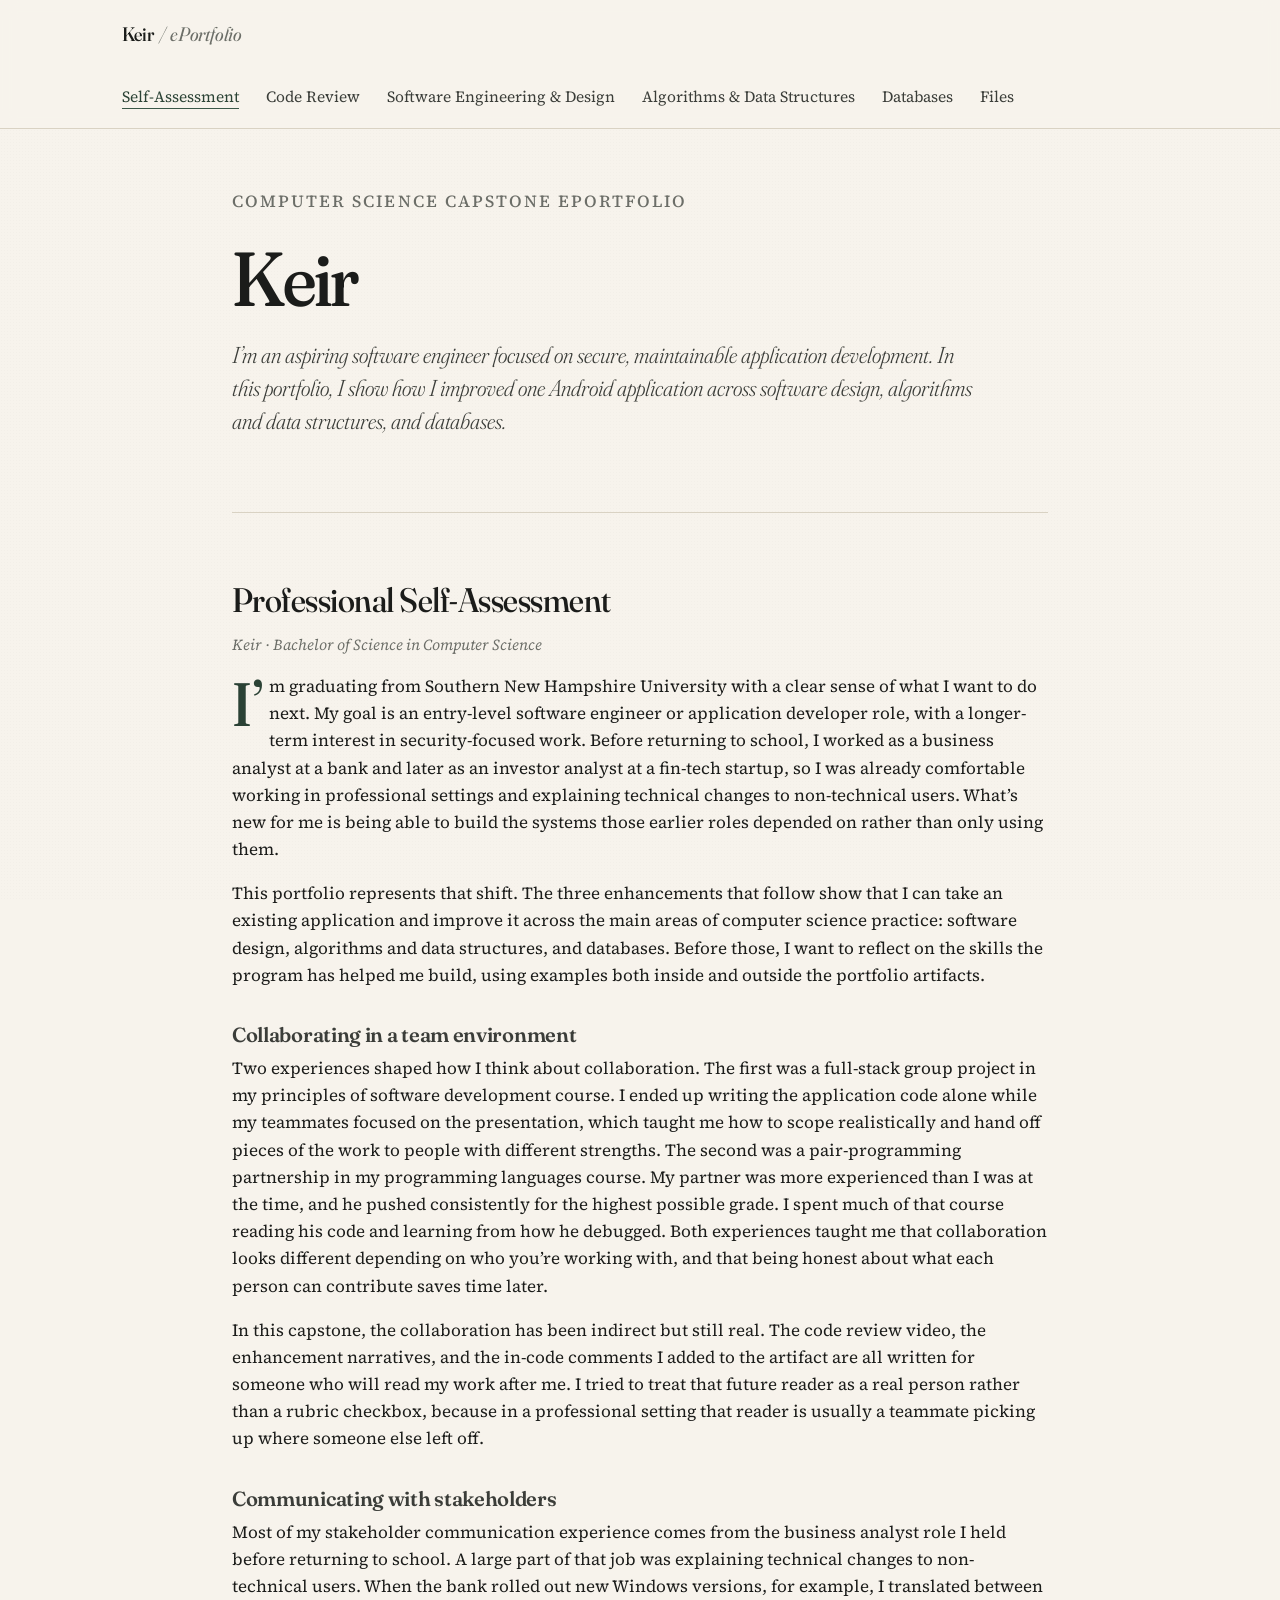
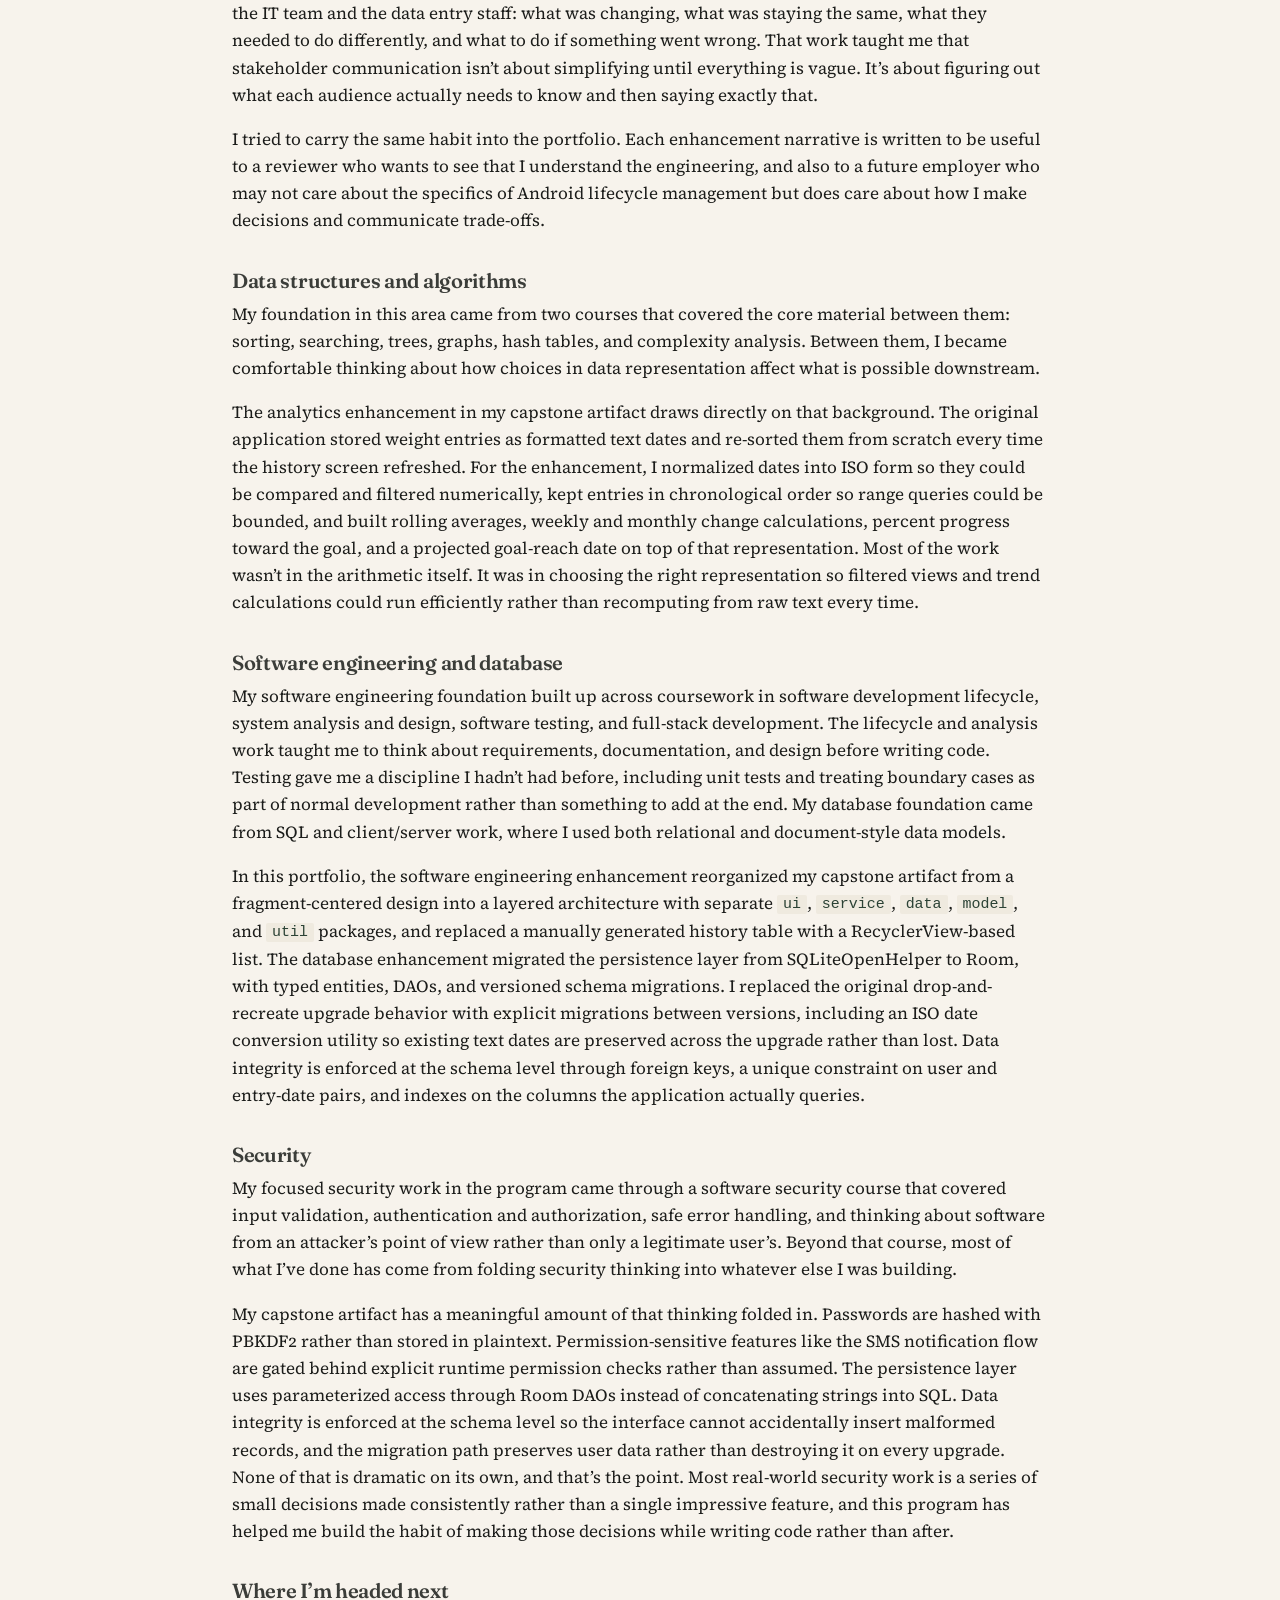
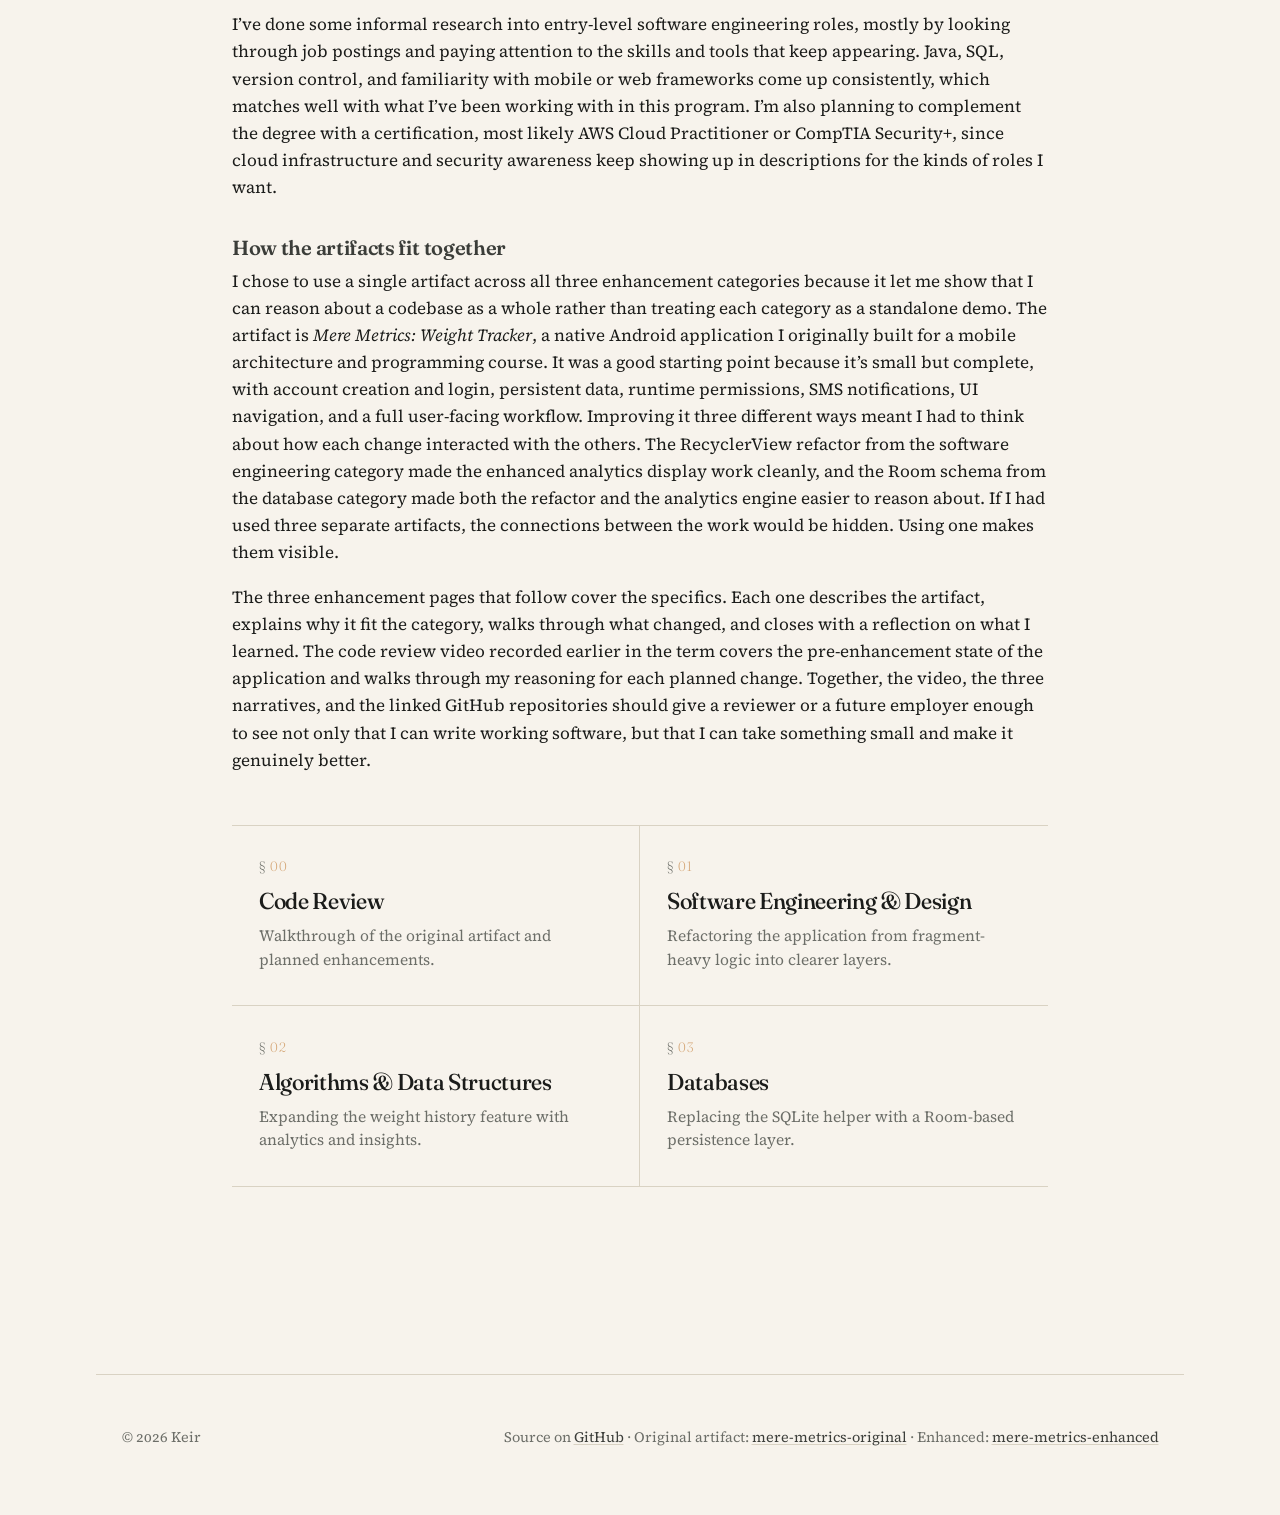
<file: index.html>
<!DOCTYPE html>
<html lang="en">
<head>
  <meta charset="UTF-8">
  <meta name="viewport" content="width=device-width, initial-scale=1.0">
  <title>Keir | Computer Science ePortfolio</title>
  <meta name="description" content="Computer science capstone ePortfolio: software engineering, algorithms and data structures, and databases. Focus on secure, maintainable application development.">
  <link rel="stylesheet" href="assets/style.css">
  <link rel="icon" href="data:image/svg+xml,%3Csvg xmlns='http://www.w3.org/2000/svg' viewBox='0 0 100 100'%3E%3Ctext y='.9em' font-size='90' font-family='Georgia, serif'%3EK%3C/text%3E%3C/svg%3E">
</head>
<body>

<nav class="site-nav" aria-label="Primary">
  <div class="site-nav__inner">
    <a href="./" class="site-nav__brand">Keir <span>&nbsp;/ ePortfolio</span></a>
    <ul class="site-nav__links">
      <li><a href="./" aria-current="page">Self-Assessment</a></li>
      <li><a href="code-review.html">Code Review</a></li>
      <li><a href="software-engineering.html">Software Engineering &amp; Design</a></li>
      <li><a href="algorithms.html">Algorithms &amp; Data Structures</a></li>
      <li><a href="databases.html">Databases</a></li>
      <li><a href="files.html">Files</a></li>
    </ul>
  </div>
</nav>

<main>

  <header class="home-intro">
    <p class="home-intro__subtitle">Computer Science Capstone ePortfolio</p>
    <h1 class="home-intro__name">Keir</h1>
    <p class="page-header__lede">I&rsquo;m an aspiring software engineer focused on secure, maintainable application development. In this portfolio, I show how I improved one Android application across software design, algorithms and data structures, and databases.</p>
  </header>

  <article class="prose">

    <h2>Professional Self-Assessment</h2>

    <p class="muted small"><em>Keir &middot; Bachelor of Science in Computer Science</em></p>

    <p class="dropcap">I&rsquo;m graduating from Southern New Hampshire University with a clear sense of what I want to do next. My goal is an entry-level software engineer or application developer role, with a longer-term interest in security-focused work. Before returning to school, I worked as a business analyst at a bank and later as an investor analyst at a fin-tech startup, so I was already comfortable working in professional settings and explaining technical changes to non-technical users. What&rsquo;s new for me is being able to build the systems those earlier roles depended on rather than only using them.</p>

    <p>This portfolio represents that shift. The three enhancements that follow show that I can take an existing application and improve it across the main areas of computer science practice: software design, algorithms and data structures, and databases. Before those, I want to reflect on the skills the program has helped me build, using examples both inside and outside the portfolio artifacts.</p>

    <h3>Collaborating in a team environment</h3>

    <p>Two experiences shaped how I think about collaboration. The first was a full-stack group project in my principles of software development course. I ended up writing the application code alone while my teammates focused on the presentation, which taught me how to scope realistically and hand off pieces of the work to people with different strengths. The second was a pair-programming partnership in my programming languages course. My partner was more experienced than I was at the time, and he pushed consistently for the highest possible grade. I spent much of that course reading his code and learning from how he debugged. Both experiences taught me that collaboration looks different depending on who you&rsquo;re working with, and that being honest about what each person can contribute saves time later.</p>

    <p>In this capstone, the collaboration has been indirect but still real. The code review video, the enhancement narratives, and the in-code comments I added to the artifact are all written for someone who will read my work after me. I tried to treat that future reader as a real person rather than a rubric checkbox, because in a professional setting that reader is usually a teammate picking up where someone else left off.</p>

    <h3>Communicating with stakeholders</h3>

    <p>Most of my stakeholder communication experience comes from the business analyst role I held before returning to school. A large part of that job was explaining technical changes to non-technical users. When the bank rolled out new Windows versions, for example, I translated between the IT team and the data entry staff: what was changing, what was staying the same, what they needed to do differently, and what to do if something went wrong. That work taught me that stakeholder communication isn&rsquo;t about simplifying until everything is vague. It&rsquo;s about figuring out what each audience actually needs to know and then saying exactly that.</p>

    <p>I tried to carry the same habit into the portfolio. Each enhancement narrative is written to be useful to a reviewer who wants to see that I understand the engineering, and also to a future employer who may not care about the specifics of Android lifecycle management but does care about how I make decisions and communicate trade-offs.</p>

    <h3>Data structures and algorithms</h3>

    <p>My foundation in this area came from two courses that covered the core material between them: sorting, searching, trees, graphs, hash tables, and complexity analysis. Between them, I became comfortable thinking about how choices in data representation affect what is possible downstream.</p>

    <p>The analytics enhancement in my capstone artifact draws directly on that background. The original application stored weight entries as formatted text dates and re-sorted them from scratch every time the history screen refreshed. For the enhancement, I normalized dates into ISO form so they could be compared and filtered numerically, kept entries in chronological order so range queries could be bounded, and built rolling averages, weekly and monthly change calculations, percent progress toward the goal, and a projected goal-reach date on top of that representation. Most of the work wasn&rsquo;t in the arithmetic itself. It was in choosing the right representation so filtered views and trend calculations could run efficiently rather than recomputing from raw text every time.</p>

    <h3>Software engineering and database</h3>

    <p>My software engineering foundation built up across coursework in software development lifecycle, system analysis and design, software testing, and full-stack development. The lifecycle and analysis work taught me to think about requirements, documentation, and design before writing code. Testing gave me a discipline I hadn&rsquo;t had before, including unit tests and treating boundary cases as part of normal development rather than something to add at the end. My database foundation came from SQL and client/server work, where I used both relational and document-style data models.</p>

    <p>In this portfolio, the software engineering enhancement reorganized my capstone artifact from a fragment-centered design into a layered architecture with separate <code>ui</code>, <code>service</code>, <code>data</code>, <code>model</code>, and <code>util</code> packages, and replaced a manually generated history table with a RecyclerView-based list. The database enhancement migrated the persistence layer from SQLiteOpenHelper to Room, with typed entities, DAOs, and versioned schema migrations. I replaced the original drop-and-recreate upgrade behavior with explicit migrations between versions, including an ISO date conversion utility so existing text dates are preserved across the upgrade rather than lost. Data integrity is enforced at the schema level through foreign keys, a unique constraint on user and entry-date pairs, and indexes on the columns the application actually queries.</p>

    <h3>Security</h3>

    <p>My focused security work in the program came through a software security course that covered input validation, authentication and authorization, safe error handling, and thinking about software from an attacker&rsquo;s point of view rather than only a legitimate user&rsquo;s. Beyond that course, most of what I&rsquo;ve done has come from folding security thinking into whatever else I was building.</p>

    <p>My capstone artifact has a meaningful amount of that thinking folded in. Passwords are hashed with PBKDF2 rather than stored in plaintext. Permission-sensitive features like the SMS notification flow are gated behind explicit runtime permission checks rather than assumed. The persistence layer uses parameterized access through Room DAOs instead of concatenating strings into SQL. Data integrity is enforced at the schema level so the interface cannot accidentally insert malformed records, and the migration path preserves user data rather than destroying it on every upgrade. None of that is dramatic on its own, and that&rsquo;s the point. Most real-world security work is a series of small decisions made consistently rather than a single impressive feature, and this program has helped me build the habit of making those decisions while writing code rather than after.</p>

    <h3>Where I&rsquo;m headed next</h3>

    <p>I&rsquo;ve done some informal research into entry-level software engineering roles, mostly by looking through job postings and paying attention to the skills and tools that keep appearing. Java, SQL, version control, and familiarity with mobile or web frameworks come up consistently, which matches well with what I&rsquo;ve been working with in this program. I&rsquo;m also planning to complement the degree with a certification, most likely AWS Cloud Practitioner or CompTIA Security+, since cloud infrastructure and security awareness keep showing up in descriptions for the kinds of roles I want.</p>

    <h3>How the artifacts fit together</h3>

    <p>I chose to use a single artifact across all three enhancement categories because it let me show that I can reason about a codebase as a whole rather than treating each category as a standalone demo. The artifact is <em>Mere Metrics: Weight Tracker</em>, a native Android application I originally built for a mobile architecture and programming course. It was a good starting point because it&rsquo;s small but complete, with account creation and login, persistent data, runtime permissions, SMS notifications, UI navigation, and a full user-facing workflow. Improving it three different ways meant I had to think about how each change interacted with the others. The RecyclerView refactor from the software engineering category made the enhanced analytics display work cleanly, and the Room schema from the database category made both the refactor and the analytics engine easier to reason about. If I had used three separate artifacts, the connections between the work would be hidden. Using one makes them visible.</p>

    <p>The three enhancement pages that follow cover the specifics. Each one describes the artifact, explains why it fit the category, walks through what changed, and closes with a reflection on what I learned. The code review video recorded earlier in the term covers the pre-enhancement state of the application and walks through my reasoning for each planned change. Together, the video, the three narratives, and the linked GitHub repositories should give a reviewer or a future employer enough to see not only that I can write working software, but that I can take something small and make it genuinely better.</p>

  </article>

  <!-- Section index -->
  <nav class="contents" aria-label="Portfolio contents">
    <a href="code-review.html" class="contents__item">
      <span class="contents__item-num">00</span>
      <span class="contents__item-title">Code Review</span>
      <span class="contents__item-desc">Walkthrough of the original artifact and planned enhancements.</span>
    </a>
    <a href="software-engineering.html" class="contents__item">
      <span class="contents__item-num">01</span>
      <span class="contents__item-title">Software Engineering &amp; Design</span>
      <span class="contents__item-desc">Refactoring the application from fragment-heavy logic into clearer layers.</span>
    </a>
    <a href="algorithms.html" class="contents__item">
      <span class="contents__item-num">02</span>
      <span class="contents__item-title">Algorithms &amp; Data Structures</span>
      <span class="contents__item-desc">Expanding the weight history feature with analytics and insights.</span>
    </a>
    <a href="databases.html" class="contents__item">
      <span class="contents__item-num">03</span>
      <span class="contents__item-title">Databases</span>
      <span class="contents__item-desc">Replacing the SQLite helper with a Room-based persistence layer.</span>
    </a>
  </nav>

</main>

<footer class="site-footer">
  <div>&copy; 2026 Keir</div>
  <div>
    Source on <a href="https://github.com/kcsnu/kcsnu.github.io">GitHub</a>
    &middot; Original artifact: <a href="https://github.com/kcsnu/mere-metrics-original">mere-metrics-original</a>
    &middot; Enhanced: <a href="https://github.com/kcsnu/mere-metrics-enhanced">mere-metrics-enhanced</a>
  </div>
</footer>

</body>
</html>
</file>
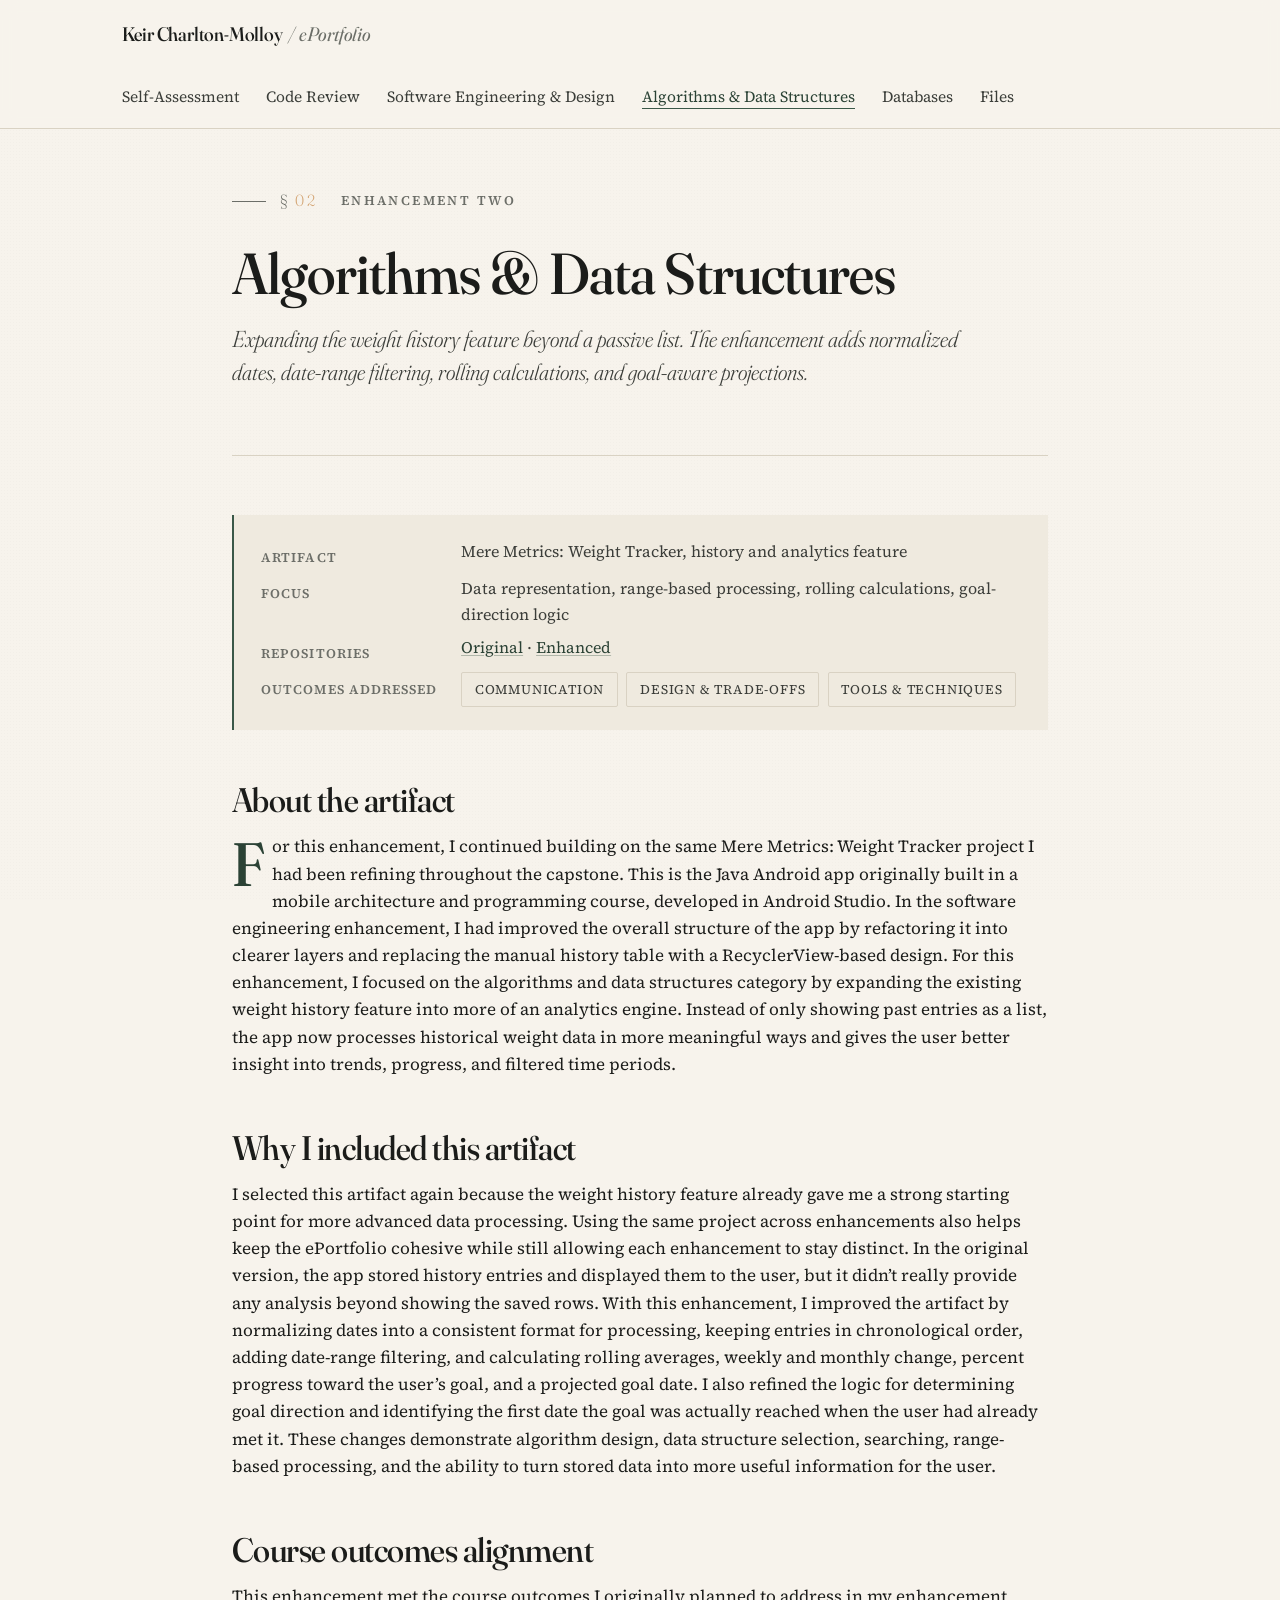
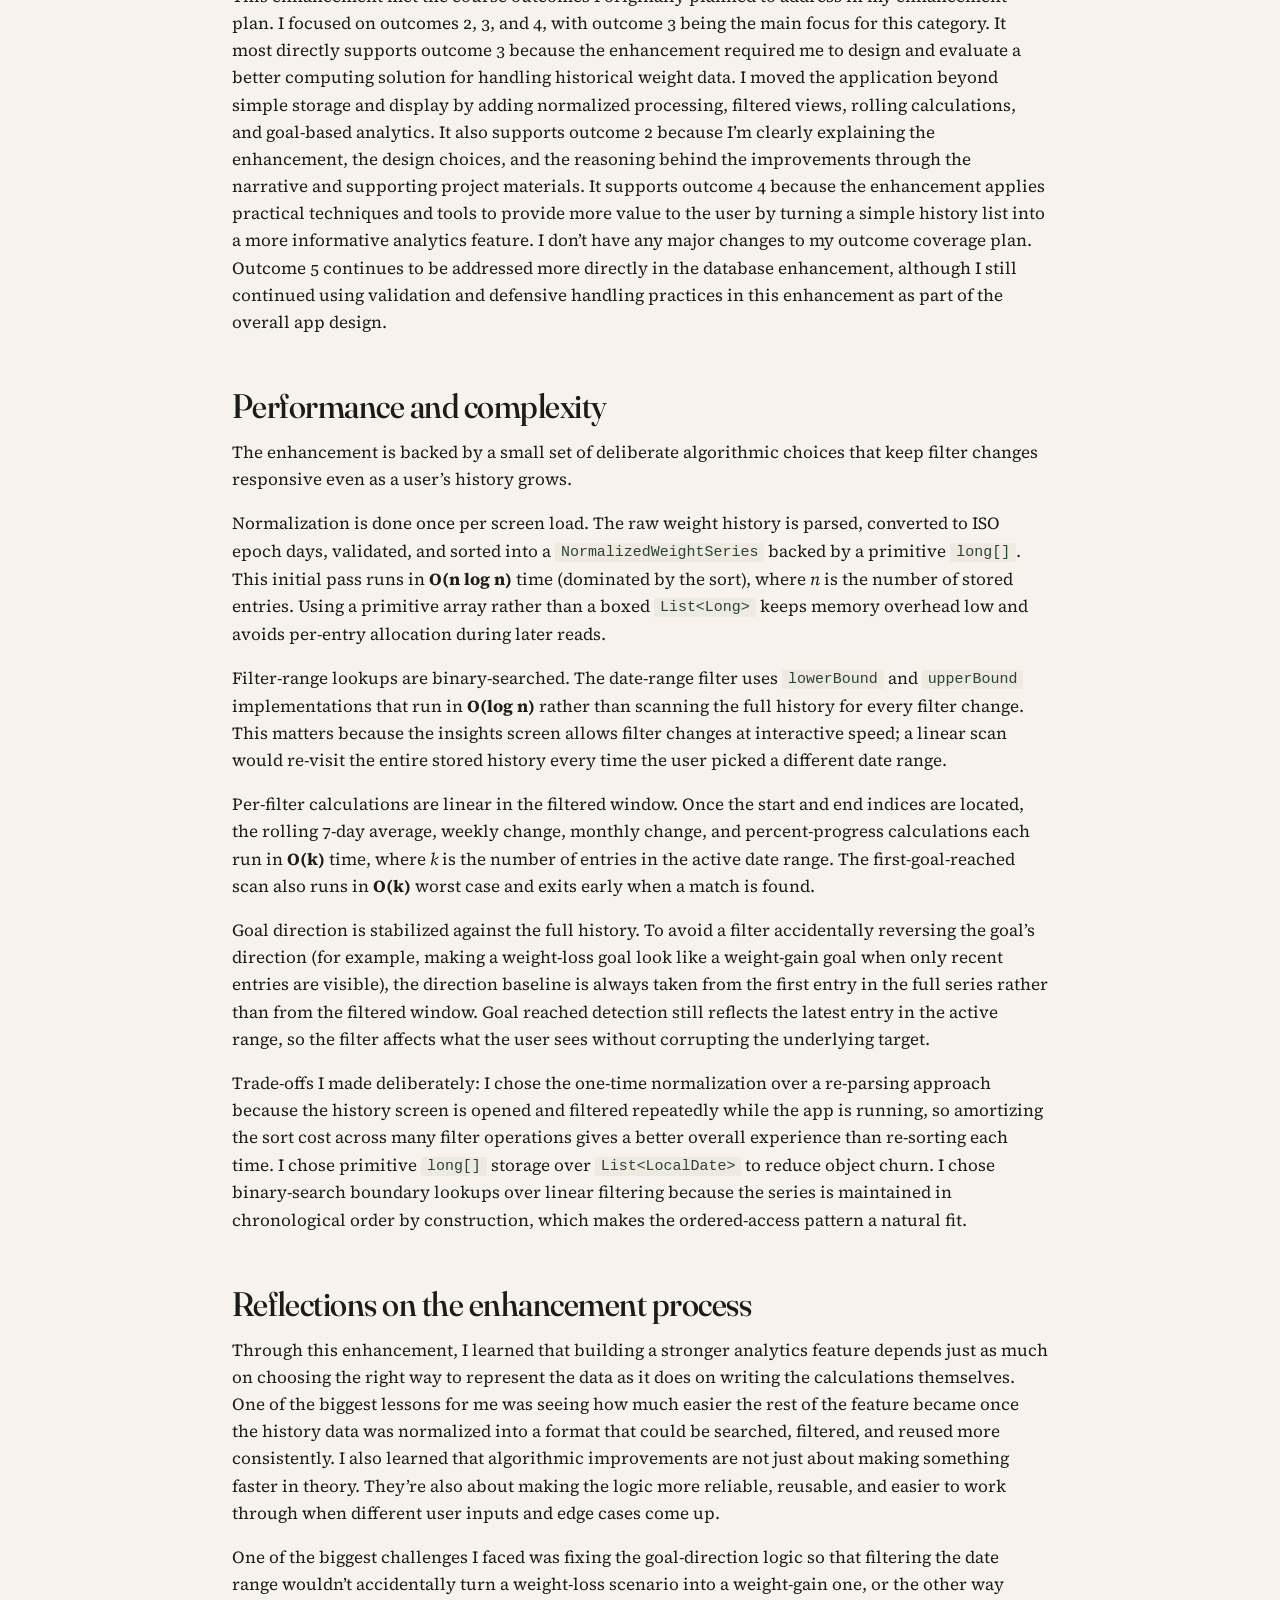
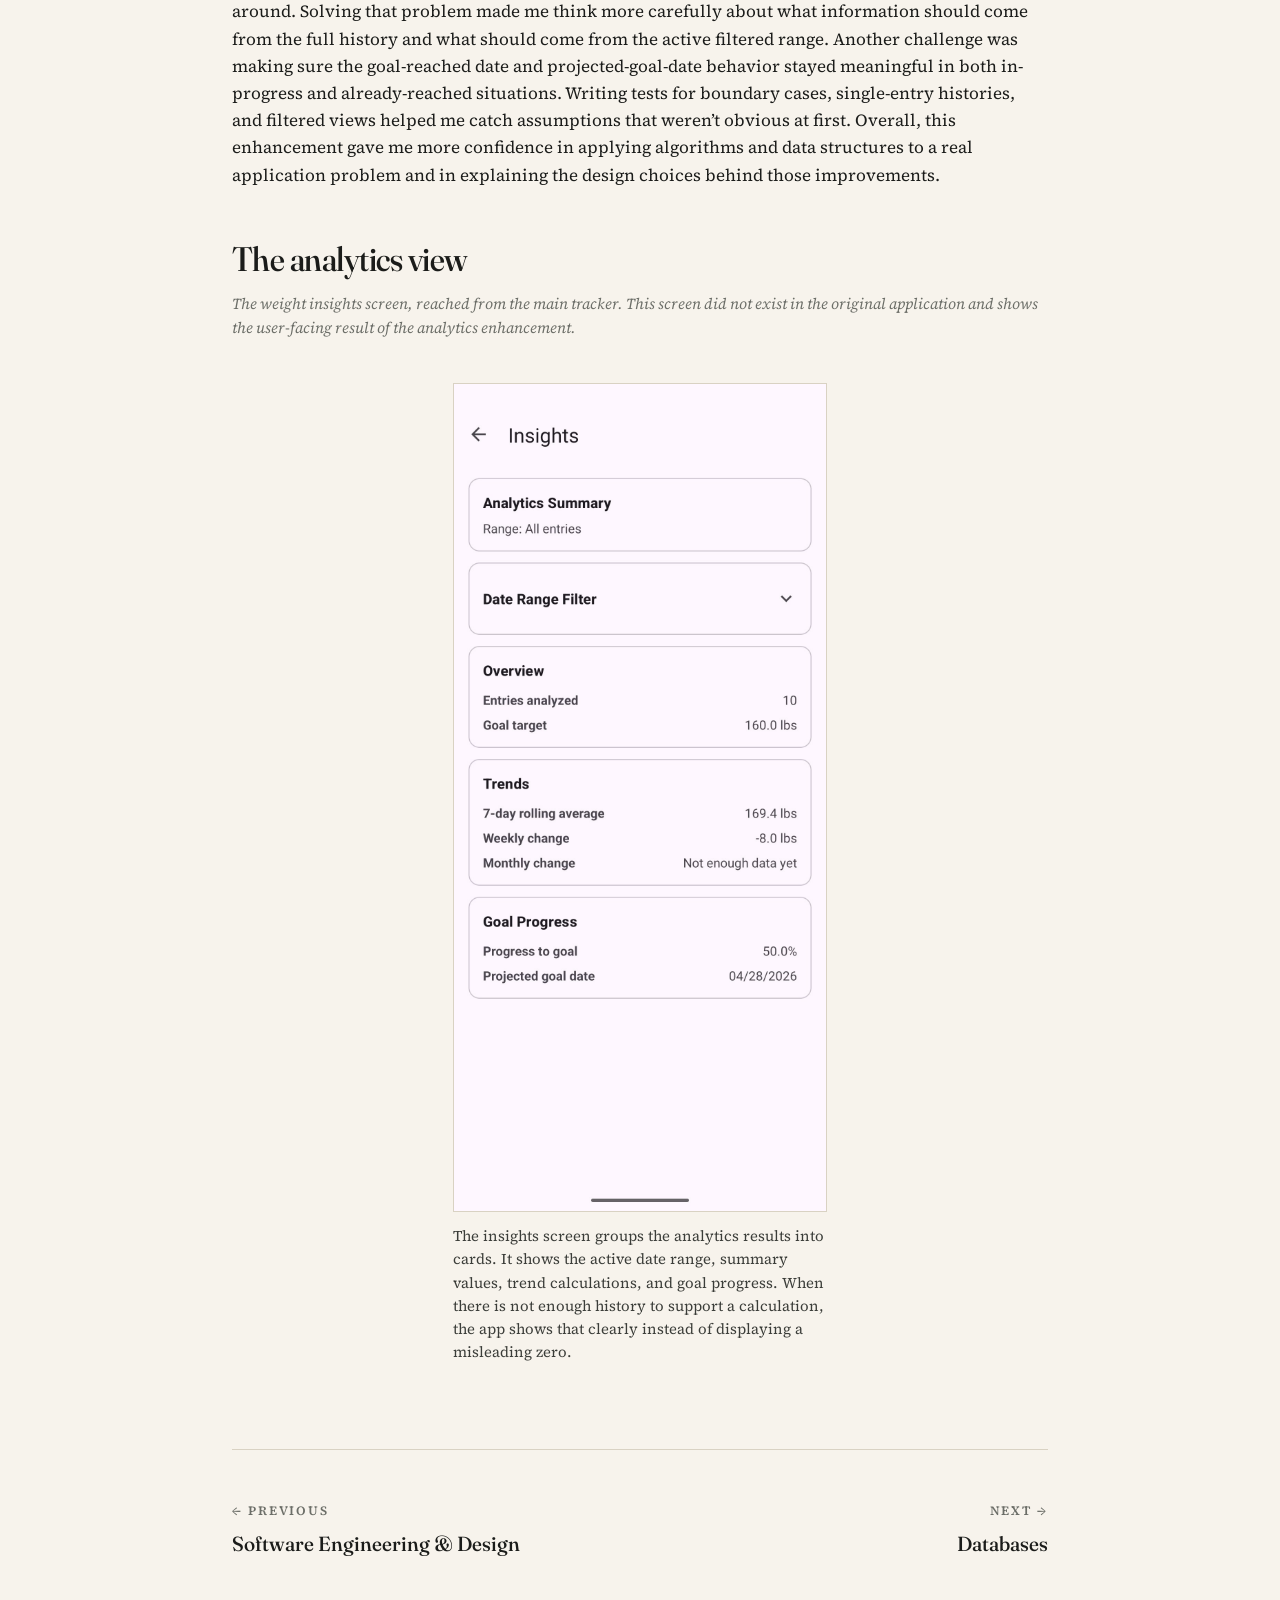
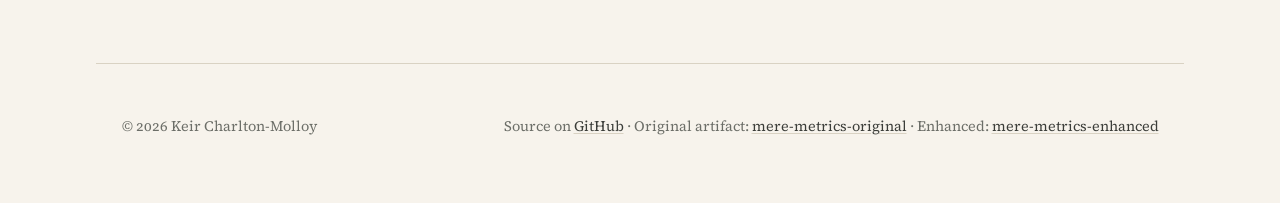
<file: algorithms.html>
<!DOCTYPE html>
<html lang="en">
<head>
  <meta charset="UTF-8">
  <meta name="viewport" content="width=device-width, initial-scale=1.0">
  <title>Algorithms &amp; Data Structures | Keir Charlton-Molloy</title>
  <meta name="description" content="Expanding the weight history feature beyond a passive list. Adds normalized dates, date-range filtering, rolling calculations, and goal-aware projections.">
  <link rel="stylesheet" href="assets/style.css">
  <link rel="icon" href="data:image/svg+xml,%3Csvg xmlns='http://www.w3.org/2000/svg' viewBox='0 0 100 100'%3E%3Ctext y='.9em' font-size='90' font-family='Georgia, serif'%3EK%3C/text%3E%3C/svg%3E">
</head>
<body>

<nav class="site-nav" aria-label="Primary">
  <div class="site-nav__inner">
    <a href="./" class="site-nav__brand">Keir Charlton&#8209;Molloy <span>&nbsp;/ ePortfolio</span></a>
    <ul class="site-nav__links">
      <li><a href="./">Self-Assessment</a></li>
      <li><a href="code-review.html">Code Review</a></li>
      <li><a href="software-engineering.html">Software Engineering &amp; Design</a></li>
      <li><a href="algorithms.html" aria-current="page">Algorithms &amp; Data Structures</a></li>
      <li><a href="databases.html">Databases</a></li>
      <li><a href="files.html">Files</a></li>
    </ul>
  </div>
</nav>

<main>

  <header class="page-header">
    <p class="page-header__eyebrow"><span class="section-number">02</span> Enhancement Two</p>
    <h1>Algorithms &amp; Data Structures</h1>
    <p class="page-header__lede">Expanding the weight history feature beyond a passive list. The enhancement adds normalized dates, date-range filtering, rolling calculations, and goal-aware projections.</p>
  </header>

  <article class="prose">

    <aside class="meta-panel">
      <dl>
        <dt>Artifact</dt>
        <dd>Mere Metrics: Weight Tracker, history and analytics feature</dd>
        <dt>Focus</dt>
        <dd>Data representation, range-based processing, rolling calculations, goal-direction logic</dd>
        <dt>Repositories</dt>
        <dd>
          <a href="https://github.com/kcsnu/mere-metrics-original">Original</a> &middot;
          <a href="https://github.com/kcsnu/mere-metrics-enhanced">Enhanced</a>
        </dd>
        <dt>Outcomes addressed</dt>
        <dd>
          <ul class="outcome-list">
            <li>Communication</li>
            <li>Design &amp; trade-offs</li>
            <li>Tools &amp; techniques</li>
          </ul>
        </dd>
      </dl>
    </aside>

    <h2>About the artifact</h2>

    <p class="dropcap">For this enhancement, I continued building on the same Mere Metrics: Weight Tracker project I had been refining throughout the capstone. This is the Java Android app originally built in a mobile architecture and programming course, developed in Android Studio. In the software engineering enhancement, I had improved the overall structure of the app by refactoring it into clearer layers and replacing the manual history table with a RecyclerView-based design. For this enhancement, I focused on the algorithms and data structures category by expanding the existing weight history feature into more of an analytics engine. Instead of only showing past entries as a list, the app now processes historical weight data in more meaningful ways and gives the user better insight into trends, progress, and filtered time periods.</p>

    <h2>Why I included this artifact</h2>

    <p>I selected this artifact again because the weight history feature already gave me a strong starting point for more advanced data processing. Using the same project across enhancements also helps keep the ePortfolio cohesive while still allowing each enhancement to stay distinct. In the original version, the app stored history entries and displayed them to the user, but it didn&rsquo;t really provide any analysis beyond showing the saved rows. With this enhancement, I improved the artifact by normalizing dates into a consistent format for processing, keeping entries in chronological order, adding date-range filtering, and calculating rolling averages, weekly and monthly change, percent progress toward the user&rsquo;s goal, and a projected goal date. I also refined the logic for determining goal direction and identifying the first date the goal was actually reached when the user had already met it. These changes demonstrate algorithm design, data structure selection, searching, range-based processing, and the ability to turn stored data into more useful information for the user.</p>

    <h2>Course outcomes alignment</h2>

    <p>This enhancement met the course outcomes I originally planned to address in my enhancement plan. I focused on outcomes 2, 3, and 4, with outcome 3 being the main focus for this category. It most directly supports outcome 3 because the enhancement required me to design and evaluate a better computing solution for handling historical weight data. I moved the application beyond simple storage and display by adding normalized processing, filtered views, rolling calculations, and goal-based analytics. It also supports outcome 2 because I&rsquo;m clearly explaining the enhancement, the design choices, and the reasoning behind the improvements through the narrative and supporting project materials. It supports outcome 4 because the enhancement applies practical techniques and tools to provide more value to the user by turning a simple history list into a more informative analytics feature. I don&rsquo;t have any major changes to my outcome coverage plan. Outcome 5 continues to be addressed more directly in the database enhancement, although I still continued using validation and defensive handling practices in this enhancement as part of the overall app design.</p>

    <h2>Performance and complexity</h2>

    <p>The enhancement is backed by a small set of deliberate algorithmic choices that keep filter changes responsive even as a user&rsquo;s history grows.</p>

    <p>Normalization is done once per screen load. The raw weight history is parsed, converted to ISO epoch days, validated, and sorted into a <code>NormalizedWeightSeries</code> backed by a primitive <code>long[]</code>. This initial pass runs in <strong>O(n log n)</strong> time (dominated by the sort), where <em>n</em> is the number of stored entries. Using a primitive array rather than a boxed <code>List&lt;Long&gt;</code> keeps memory overhead low and avoids per-entry allocation during later reads.</p>

    <p>Filter-range lookups are binary-searched. The date-range filter uses <code>lowerBound</code> and <code>upperBound</code> implementations that run in <strong>O(log n)</strong> rather than scanning the full history for every filter change. This matters because the insights screen allows filter changes at interactive speed; a linear scan would re-visit the entire stored history every time the user picked a different date range.</p>

    <p>Per-filter calculations are linear in the filtered window. Once the start and end indices are located, the rolling 7-day average, weekly change, monthly change, and percent-progress calculations each run in <strong>O(k)</strong> time, where <em>k</em> is the number of entries in the active date range. The first-goal-reached scan also runs in <strong>O(k)</strong> worst case and exits early when a match is found.</p>

    <p>Goal direction is stabilized against the full history. To avoid a filter accidentally reversing the goal&rsquo;s direction (for example, making a weight-loss goal look like a weight-gain goal when only recent entries are visible), the direction baseline is always taken from the first entry in the full series rather than from the filtered window. Goal reached detection still reflects the latest entry in the active range, so the filter affects what the user sees without corrupting the underlying target.</p>

    <p>Trade-offs I made deliberately: I chose the one-time normalization over a re-parsing approach because the history screen is opened and filtered repeatedly while the app is running, so amortizing the sort cost across many filter operations gives a better overall experience than re-sorting each time. I chose primitive <code>long[]</code> storage over <code>List&lt;LocalDate&gt;</code> to reduce object churn. I chose binary-search boundary lookups over linear filtering because the series is maintained in chronological order by construction, which makes the ordered-access pattern a natural fit.</p>

    <h2>Reflections on the enhancement process</h2>

    <p>Through this enhancement, I learned that building a stronger analytics feature depends just as much on choosing the right way to represent the data as it does on writing the calculations themselves. One of the biggest lessons for me was seeing how much easier the rest of the feature became once the history data was normalized into a format that could be searched, filtered, and reused more consistently. I also learned that algorithmic improvements are not just about making something faster in theory. They&rsquo;re also about making the logic more reliable, reusable, and easier to work through when different user inputs and edge cases come up.</p>

    <p>One of the biggest challenges I faced was fixing the goal-direction logic so that filtering the date range wouldn&rsquo;t accidentally turn a weight-loss scenario into a weight-gain one, or the other way around. Solving that problem made me think more carefully about what information should come from the full history and what should come from the active filtered range. Another challenge was making sure the goal-reached date and projected-goal-date behavior stayed meaningful in both in-progress and already-reached situations. Writing tests for boundary cases, single-entry histories, and filtered views helped me catch assumptions that weren&rsquo;t obvious at first. Overall, this enhancement gave me more confidence in applying algorithms and data structures to a real application problem and in explaining the design choices behind those improvements.</p>

    <h2>The analytics view</h2>

    <p class="muted small"><em>The weight insights screen, reached from the main tracker. This screen did not exist in the original application and shows the user-facing result of the analytics enhancement.</em></p>

    <figure class="single-screenshot">
      <img src="assets/screenshots/analytics-insights.png" alt="Weight insights screen showing summary, filter, overview, trends, and goal-progress cards" width="1080" height="2400" loading="lazy">
      <figcaption>The insights screen groups the analytics results into cards. It shows the active date range, summary values, trend calculations, and goal progress. When there is not enough history to support a calculation, the app shows that clearly instead of displaying a misleading zero.</figcaption>
    </figure>

  </article>

  <nav class="page-end" aria-label="Page navigation">
    <a href="software-engineering.html" class="page-end__link">
      <span class="page-end__label">&larr; Previous</span>
      <span class="page-end__title">Software Engineering &amp; Design</span>
    </a>
    <a href="databases.html" class="page-end__link page-end__link--next">
      <span class="page-end__label">Next &rarr;</span>
      <span class="page-end__title">Databases</span>
    </a>
  </nav>

</main>

<footer class="site-footer">
  <div>&copy; 2026 Keir Charlton-Molloy</div>
  <div>
    Source on <a href="https://github.com/kcsnu/kcsnu.github.io">GitHub</a>
    &middot; Original artifact: <a href="https://github.com/kcsnu/mere-metrics-original">mere-metrics-original</a>
    &middot; Enhanced: <a href="https://github.com/kcsnu/mere-metrics-enhanced">mere-metrics-enhanced</a>
  </div>
</footer>

</body>
</html>
</file>
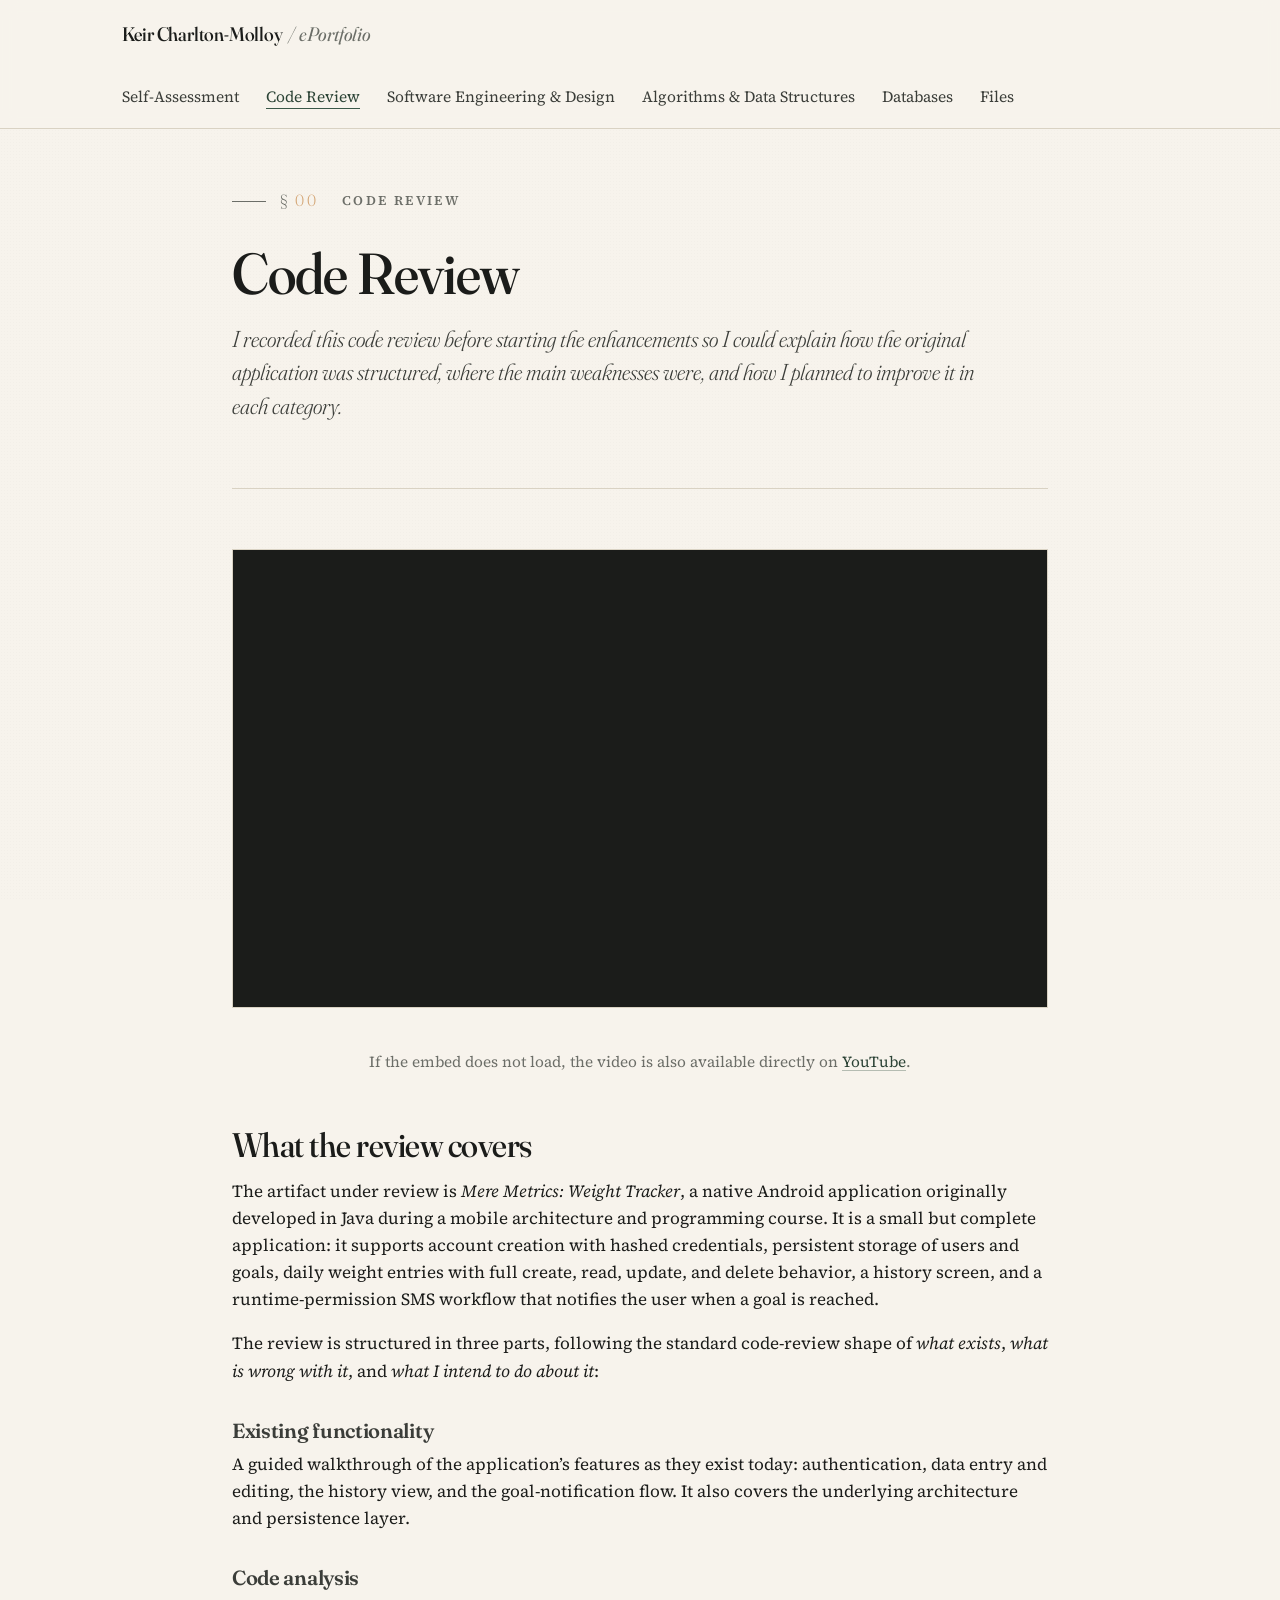
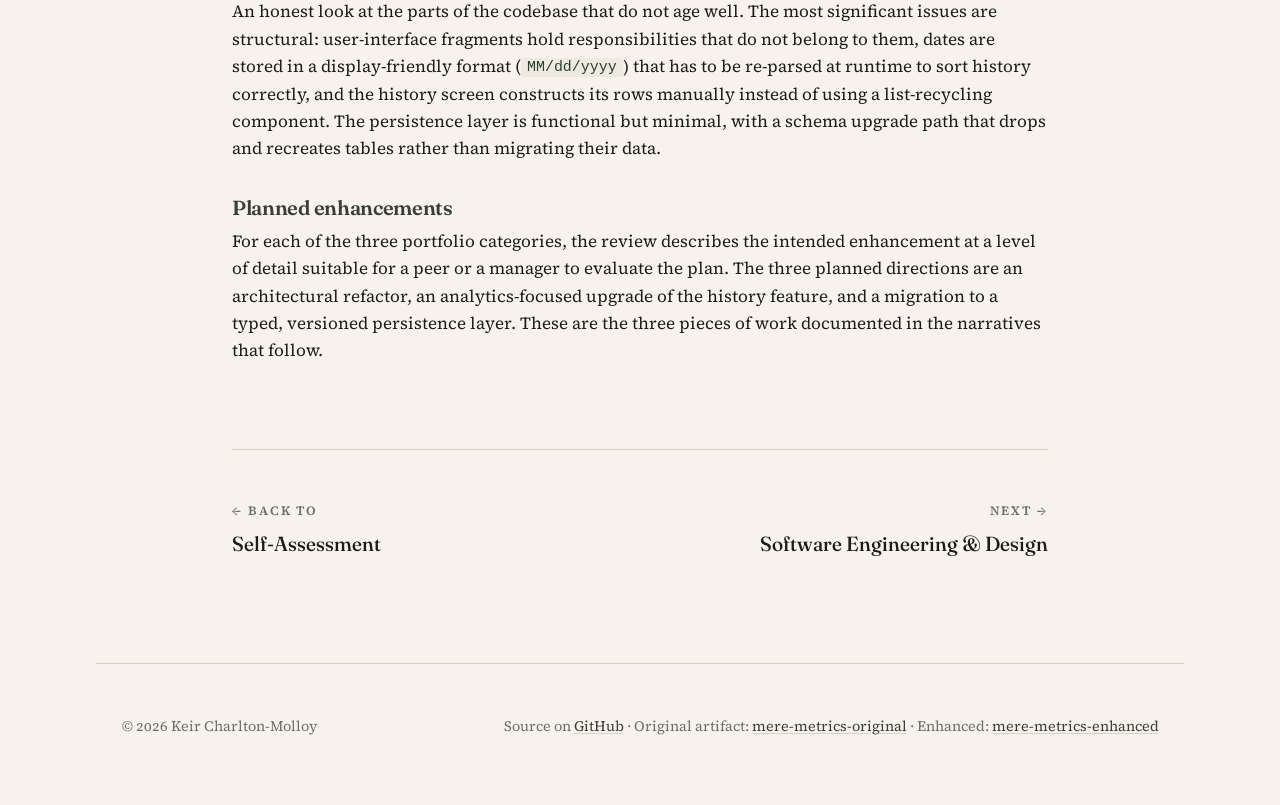
<file: code-review.html>
<!DOCTYPE html>
<html lang="en">
<head>
  <meta charset="UTF-8">
  <meta name="viewport" content="width=device-width, initial-scale=1.0">
  <title>Code Review | Keir Charlton-Molloy</title>
  <meta name="description" content="Code review walkthrough of the original Mere Metrics: Weight Tracker artifact and planned enhancements across software engineering, algorithms, and databases.">
  <link rel="stylesheet" href="assets/style.css">
  <link rel="icon" href="data:image/svg+xml,%3Csvg xmlns='http://www.w3.org/2000/svg' viewBox='0 0 100 100'%3E%3Ctext y='.9em' font-size='90' font-family='Georgia, serif'%3EK%3C/text%3E%3C/svg%3E">
</head>
<body>

<nav class="site-nav" aria-label="Primary">
  <div class="site-nav__inner">
    <a href="./" class="site-nav__brand">Keir Charlton&#8209;Molloy <span>&nbsp;/ ePortfolio</span></a>
    <ul class="site-nav__links">
      <li><a href="./">Self-Assessment</a></li>
      <li><a href="code-review.html" aria-current="page">Code Review</a></li>
      <li><a href="software-engineering.html">Software Engineering &amp; Design</a></li>
      <li><a href="algorithms.html">Algorithms &amp; Data Structures</a></li>
      <li><a href="databases.html">Databases</a></li>
      <li><a href="files.html">Files</a></li>
    </ul>
  </div>
</nav>

<main>

  <header class="page-header">
    <p class="page-header__eyebrow"><span class="section-number">00</span> Code Review</p>
    <h1>Code Review</h1>
    <p class="page-header__lede">I recorded this code review before starting the enhancements so I could explain how the original application was structured, where the main weaknesses were, and how I planned to improve it in each category.</p>
  </header>

  <article class="prose">

    <div class="video-frame">
      <iframe
        src="https://www.youtube-nocookie.com/embed/DHpIhU5hk0c"
        title="Code Review | Mere Metrics: Weight Tracker"
        allow="accelerometer; autoplay; clipboard-write; encrypted-media; gyroscope; picture-in-picture; web-share"
        referrerpolicy="strict-origin-when-cross-origin"
        allowfullscreen>
      </iframe>
    </div>

    <p class="center small muted">
      If the embed does not load, the video is also available directly on
      <a href="https://youtu.be/DHpIhU5hk0c">YouTube</a>.
    </p>

    <h2>What the review covers</h2>

    <p>The artifact under review is <em>Mere Metrics: Weight Tracker</em>, a native Android application originally developed in Java during a mobile architecture and programming course. It is a small but complete application: it supports account creation with hashed credentials, persistent storage of users and goals, daily weight entries with full create, read, update, and delete behavior, a history screen, and a runtime-permission SMS workflow that notifies the user when a goal is reached.</p>

    <p>The review is structured in three parts, following the standard code-review shape of <em>what exists</em>, <em>what is wrong with it</em>, and <em>what I intend to do about it</em>:</p>

    <h3>Existing functionality</h3>
    <p>A guided walkthrough of the application&rsquo;s features as they exist today: authentication, data entry and editing, the history view, and the goal-notification flow. It also covers the underlying architecture and persistence layer.</p>

    <h3>Code analysis</h3>
    <p>An honest look at the parts of the codebase that do not age well. The most significant issues are structural: user-interface fragments hold responsibilities that do not belong to them, dates are stored in a display-friendly format (<code>MM/dd/yyyy</code>) that has to be re-parsed at runtime to sort history correctly, and the history screen constructs its rows manually instead of using a list-recycling component. The persistence layer is functional but minimal, with a schema upgrade path that drops and recreates tables rather than migrating their data.</p>

    <h3>Planned enhancements</h3>
    <p>For each of the three portfolio categories, the review describes the intended enhancement at a level of detail suitable for a peer or a manager to evaluate the plan. The three planned directions are an architectural refactor, an analytics-focused upgrade of the history feature, and a migration to a typed, versioned persistence layer. These are the three pieces of work documented in the narratives that follow.</p>

  </article>

  <nav class="page-end" aria-label="Page navigation">
    <a href="./" class="page-end__link">
      <span class="page-end__label">&larr; Back to</span>
      <span class="page-end__title">Self-Assessment</span>
    </a>
    <a href="software-engineering.html" class="page-end__link page-end__link--next">
      <span class="page-end__label">Next &rarr;</span>
      <span class="page-end__title">Software Engineering &amp; Design</span>
    </a>
  </nav>

</main>

<footer class="site-footer">
  <div>&copy; 2026 Keir Charlton-Molloy</div>
  <div>
    Source on <a href="https://github.com/kcsnu/kcsnu.github.io">GitHub</a>
    &middot; Original artifact: <a href="https://github.com/kcsnu/mere-metrics-original">mere-metrics-original</a>
    &middot; Enhanced: <a href="https://github.com/kcsnu/mere-metrics-enhanced">mere-metrics-enhanced</a>
  </div>
</footer>

</body>
</html>
</file>
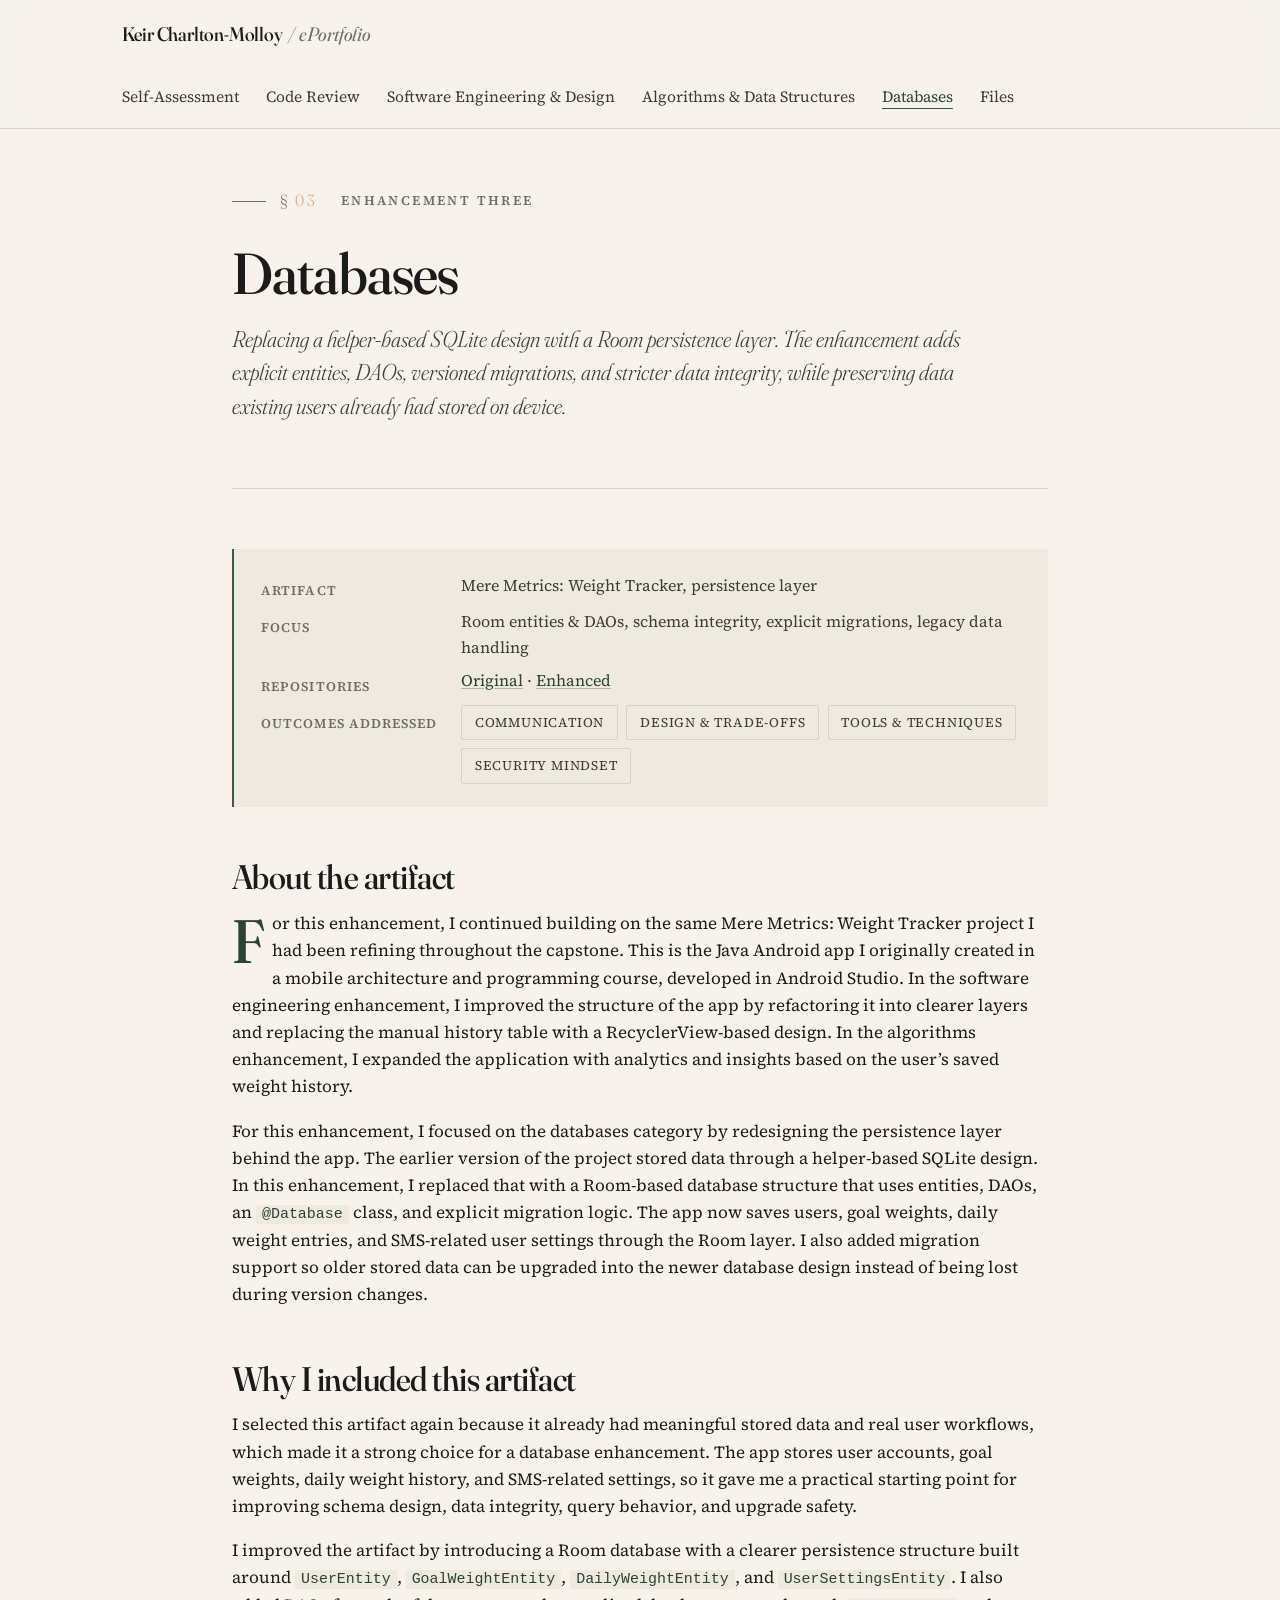
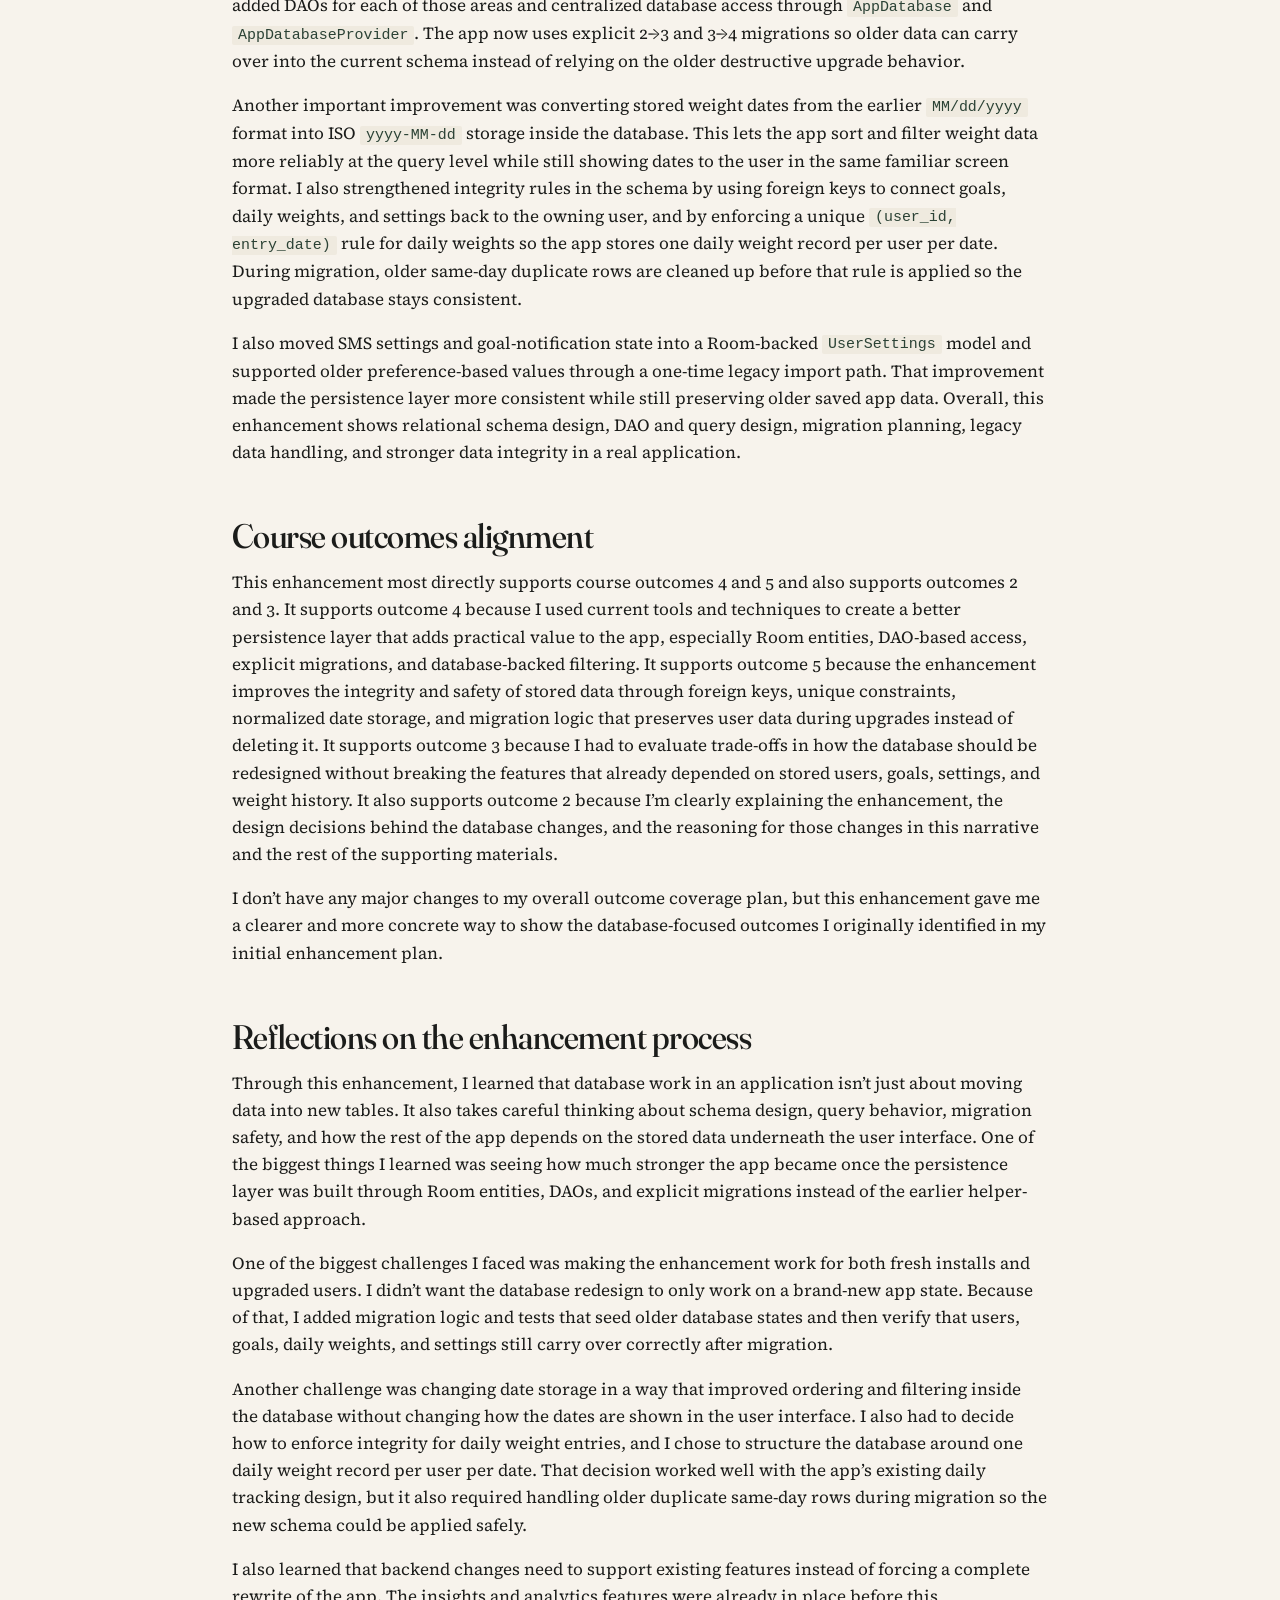
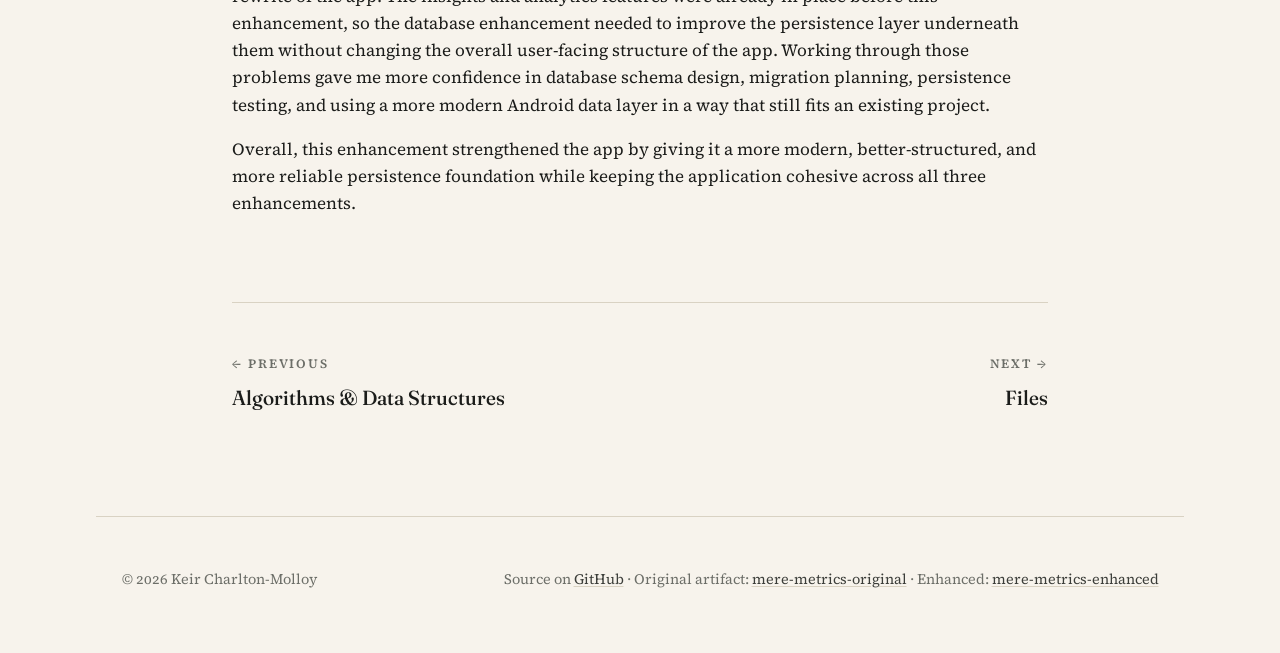
<file: databases.html>
<!DOCTYPE html>
<html lang="en">
<head>
  <meta charset="UTF-8">
  <meta name="viewport" content="width=device-width, initial-scale=1.0">
  <title>Databases | Keir Charlton-Molloy</title>
  <meta name="description" content="Replacing a helper-based SQLite design with a Room persistence layer. Adds explicit entities, DAOs, versioned migrations, and stricter data integrity.">
  <link rel="stylesheet" href="assets/style.css">
  <link rel="icon" href="data:image/svg+xml,%3Csvg xmlns='http://www.w3.org/2000/svg' viewBox='0 0 100 100'%3E%3Ctext y='.9em' font-size='90' font-family='Georgia, serif'%3EK%3C/text%3E%3C/svg%3E">
</head>
<body>

<nav class="site-nav" aria-label="Primary">
  <div class="site-nav__inner">
    <a href="./" class="site-nav__brand">Keir Charlton&#8209;Molloy <span>&nbsp;/ ePortfolio</span></a>
    <ul class="site-nav__links">
      <li><a href="./">Self-Assessment</a></li>
      <li><a href="code-review.html">Code Review</a></li>
      <li><a href="software-engineering.html">Software Engineering &amp; Design</a></li>
      <li><a href="algorithms.html">Algorithms &amp; Data Structures</a></li>
      <li><a href="databases.html" aria-current="page">Databases</a></li>
      <li><a href="files.html">Files</a></li>
    </ul>
  </div>
</nav>

<main>

  <header class="page-header">
    <p class="page-header__eyebrow"><span class="section-number">03</span> Enhancement Three</p>
    <h1>Databases</h1>
    <p class="page-header__lede">Replacing a helper-based SQLite design with a Room persistence layer. The enhancement adds explicit entities, DAOs, versioned migrations, and stricter data integrity, while preserving data existing users already had stored on device.</p>
  </header>

  <article class="prose">

    <aside class="meta-panel">
      <dl>
        <dt>Artifact</dt>
        <dd>Mere Metrics: Weight Tracker, persistence layer</dd>
        <dt>Focus</dt>
        <dd>Room entities &amp; DAOs, schema integrity, explicit migrations, legacy data handling</dd>
        <dt>Repositories</dt>
        <dd>
          <a href="https://github.com/kcsnu/mere-metrics-original">Original</a> &middot;
          <a href="https://github.com/kcsnu/mere-metrics-enhanced">Enhanced</a>
        </dd>
        <dt>Outcomes addressed</dt>
        <dd>
          <ul class="outcome-list">
            <li>Communication</li>
            <li>Design &amp; trade-offs</li>
            <li>Tools &amp; techniques</li>
            <li>Security mindset</li>
          </ul>
        </dd>
      </dl>
    </aside>

    <h2>About the artifact</h2>

    <p class="dropcap">For this enhancement, I continued building on the same Mere Metrics: Weight Tracker project I had been refining throughout the capstone. This is the Java Android app I originally created in a mobile architecture and programming course, developed in Android Studio. In the software engineering enhancement, I improved the structure of the app by refactoring it into clearer layers and replacing the manual history table with a RecyclerView-based design. In the algorithms enhancement, I expanded the application with analytics and insights based on the user&rsquo;s saved weight history.</p>

    <p>For this enhancement, I focused on the databases category by redesigning the persistence layer behind the app. The earlier version of the project stored data through a helper-based SQLite design. In this enhancement, I replaced that with a Room-based database structure that uses entities, DAOs, an <code>@Database</code> class, and explicit migration logic. The app now saves users, goal weights, daily weight entries, and SMS-related user settings through the Room layer. I also added migration support so older stored data can be upgraded into the newer database design instead of being lost during version changes.</p>

    <h2>Why I included this artifact</h2>

    <p>I selected this artifact again because it already had meaningful stored data and real user workflows, which made it a strong choice for a database enhancement. The app stores user accounts, goal weights, daily weight history, and SMS-related settings, so it gave me a practical starting point for improving schema design, data integrity, query behavior, and upgrade safety.</p>

    <p>I improved the artifact by introducing a Room database with a clearer persistence structure built around <code>UserEntity</code>, <code>GoalWeightEntity</code>, <code>DailyWeightEntity</code>, and <code>UserSettingsEntity</code>. I also added DAOs for each of those areas and centralized database access through <code>AppDatabase</code> and <code>AppDatabaseProvider</code>. The app now uses explicit 2&rarr;3 and 3&rarr;4 migrations so older data can carry over into the current schema instead of relying on the older destructive upgrade behavior.</p>

    <p>Another important improvement was converting stored weight dates from the earlier <code>MM/dd/yyyy</code> format into ISO <code>yyyy-MM-dd</code> storage inside the database. This lets the app sort and filter weight data more reliably at the query level while still showing dates to the user in the same familiar screen format. I also strengthened integrity rules in the schema by using foreign keys to connect goals, daily weights, and settings back to the owning user, and by enforcing a unique <code>(user_id, entry_date)</code> rule for daily weights so the app stores one daily weight record per user per date. During migration, older same-day duplicate rows are cleaned up before that rule is applied so the upgraded database stays consistent.</p>

    <p>I also moved SMS settings and goal-notification state into a Room-backed <code>UserSettings</code> model and supported older preference-based values through a one-time legacy import path. That improvement made the persistence layer more consistent while still preserving older saved app data. Overall, this enhancement shows relational schema design, DAO and query design, migration planning, legacy data handling, and stronger data integrity in a real application.</p>

    <h2>Course outcomes alignment</h2>

    <p>This enhancement most directly supports course outcomes 4 and 5 and also supports outcomes 2 and 3. It supports outcome 4 because I used current tools and techniques to create a better persistence layer that adds practical value to the app, especially Room entities, DAO-based access, explicit migrations, and database-backed filtering. It supports outcome 5 because the enhancement improves the integrity and safety of stored data through foreign keys, unique constraints, normalized date storage, and migration logic that preserves user data during upgrades instead of deleting it. It supports outcome 3 because I had to evaluate trade-offs in how the database should be redesigned without breaking the features that already depended on stored users, goals, settings, and weight history. It also supports outcome 2 because I&rsquo;m clearly explaining the enhancement, the design decisions behind the database changes, and the reasoning for those changes in this narrative and the rest of the supporting materials.</p>

    <p>I don&rsquo;t have any major changes to my overall outcome coverage plan, but this enhancement gave me a clearer and more concrete way to show the database-focused outcomes I originally identified in my initial enhancement plan.</p>

    <h2>Reflections on the enhancement process</h2>

    <p>Through this enhancement, I learned that database work in an application isn&rsquo;t just about moving data into new tables. It also takes careful thinking about schema design, query behavior, migration safety, and how the rest of the app depends on the stored data underneath the user interface. One of the biggest things I learned was seeing how much stronger the app became once the persistence layer was built through Room entities, DAOs, and explicit migrations instead of the earlier helper-based approach.</p>

    <p>One of the biggest challenges I faced was making the enhancement work for both fresh installs and upgraded users. I didn&rsquo;t want the database redesign to only work on a brand-new app state. Because of that, I added migration logic and tests that seed older database states and then verify that users, goals, daily weights, and settings still carry over correctly after migration.</p>

    <p>Another challenge was changing date storage in a way that improved ordering and filtering inside the database without changing how the dates are shown in the user interface. I also had to decide how to enforce integrity for daily weight entries, and I chose to structure the database around one daily weight record per user per date. That decision worked well with the app&rsquo;s existing daily tracking design, but it also required handling older duplicate same-day rows during migration so the new schema could be applied safely.</p>

    <p>I also learned that backend changes need to support existing features instead of forcing a complete rewrite of the app. The insights and analytics features were already in place before this enhancement, so the database enhancement needed to improve the persistence layer underneath them without changing the overall user-facing structure of the app. Working through those problems gave me more confidence in database schema design, migration planning, persistence testing, and using a more modern Android data layer in a way that still fits an existing project.</p>

    <p>Overall, this enhancement strengthened the app by giving it a more modern, better-structured, and more reliable persistence foundation while keeping the application cohesive across all three enhancements.</p>

  </article>

  <nav class="page-end" aria-label="Page navigation">
    <a href="algorithms.html" class="page-end__link">
      <span class="page-end__label">&larr; Previous</span>
      <span class="page-end__title">Algorithms &amp; Data Structures</span>
    </a>
    <a href="files.html" class="page-end__link page-end__link--next">
      <span class="page-end__label">Next &rarr;</span>
      <span class="page-end__title">Files</span>
    </a>
  </nav>

</main>

<footer class="site-footer">
  <div>&copy; 2026 Keir Charlton-Molloy</div>
  <div>
    Source on <a href="https://github.com/kcsnu/kcsnu.github.io">GitHub</a>
    &middot; Original artifact: <a href="https://github.com/kcsnu/mere-metrics-original">mere-metrics-original</a>
    &middot; Enhanced: <a href="https://github.com/kcsnu/mere-metrics-enhanced">mere-metrics-enhanced</a>
  </div>
</footer>

</body>
</html>
</file>
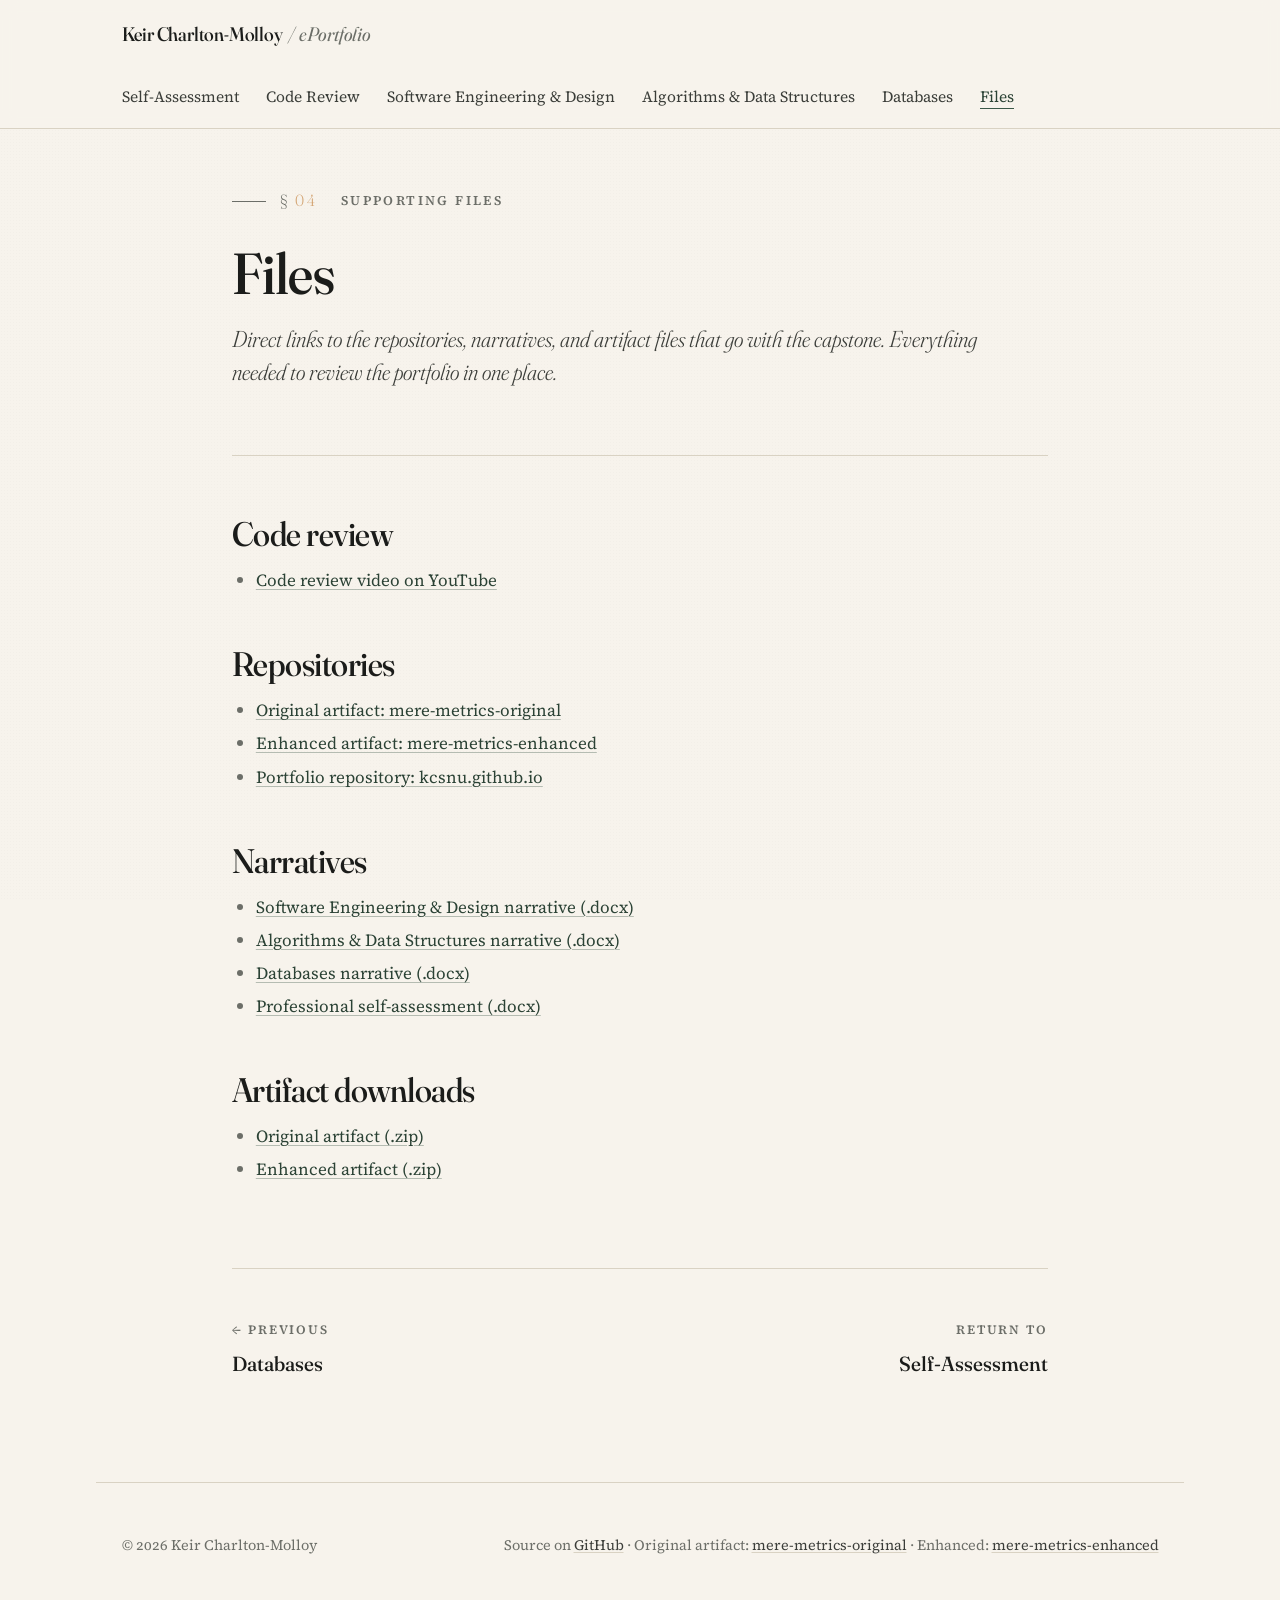
<file: files.html>
<!DOCTYPE html>
<html lang="en">
<head>
  <meta charset="UTF-8">
  <meta name="viewport" content="width=device-width, initial-scale=1.0">
  <title>Files | Keir Charlton-Molloy</title>
  <meta name="description" content="Direct links to repositories, narratives, and downloadable artifact files for the capstone ePortfolio.">
  <link rel="stylesheet" href="assets/style.css">
  <link rel="icon" href="data:image/svg+xml,%3Csvg xmlns='http://www.w3.org/2000/svg' viewBox='0 0 100 100'%3E%3Ctext y='.9em' font-size='90' font-family='Georgia, serif'%3EK%3C/text%3E%3C/svg%3E">
</head>
<body>

<nav class="site-nav" aria-label="Primary">
  <div class="site-nav__inner">
    <a href="./" class="site-nav__brand">Keir Charlton&#8209;Molloy <span>&nbsp;/ ePortfolio</span></a>
    <ul class="site-nav__links">
      <li><a href="./">Self-Assessment</a></li>
      <li><a href="code-review.html">Code Review</a></li>
      <li><a href="software-engineering.html">Software Engineering &amp; Design</a></li>
      <li><a href="algorithms.html">Algorithms &amp; Data Structures</a></li>
      <li><a href="databases.html">Databases</a></li>
      <li><a href="files.html" aria-current="page">Files</a></li>
    </ul>
  </div>
</nav>

<main>

  <header class="page-header">
    <p class="page-header__eyebrow"><span class="section-number">04</span> Supporting Files</p>
    <h1>Files</h1>
    <p class="page-header__lede">Direct links to the repositories, narratives, and artifact files that go with the capstone. Everything needed to review the portfolio in one place.</p>
  </header>

  <article class="prose">

    <h2>Code review</h2>
    <ul>
      <li><a href="https://youtu.be/DHpIhU5hk0c">Code review video on YouTube</a></li>
    </ul>

    <h2>Repositories</h2>
    <ul>
      <li><a href="https://github.com/kcsnu/mere-metrics-original">Original artifact: mere-metrics-original</a></li>
      <li><a href="https://github.com/kcsnu/mere-metrics-enhanced">Enhanced artifact: mere-metrics-enhanced</a></li>
      <li><a href="https://github.com/kcsnu/kcsnu.github.io">Portfolio repository: kcsnu.github.io</a></li>
    </ul>

    <h2>Narratives</h2>
    <ul>
      <li><a href="assets/files/mere-metrics-sde-narrative.docx">Software Engineering &amp; Design narrative (.docx)</a></li>
      <li><a href="assets/files/mere-metrics-algorithms-narrative.docx">Algorithms &amp; Data Structures narrative (.docx)</a></li>
      <li><a href="assets/files/mere-metrics-databases-narrative.docx">Databases narrative (.docx)</a></li>
      <li><a href="assets/files/mere-metrics-self-assessment.docx">Professional self-assessment (.docx)</a></li>
    </ul>

    <h2>Artifact downloads</h2>
    <ul>
      <li><a href="assets/files/mere-metrics-original.zip">Original artifact (.zip)</a></li>
      <li><a href="assets/files/mere-metrics-enhanced.zip">Enhanced artifact (.zip)</a></li>
    </ul>

  </article>

  <nav class="page-end" aria-label="Page navigation">
    <a href="databases.html" class="page-end__link">
      <span class="page-end__label">&larr; Previous</span>
      <span class="page-end__title">Databases</span>
    </a>
    <a href="./" class="page-end__link page-end__link--next">
      <span class="page-end__label">Return to</span>
      <span class="page-end__title">Self-Assessment</span>
    </a>
  </nav>

</main>

<footer class="site-footer">
  <div>&copy; 2026 Keir Charlton-Molloy</div>
  <div>
    Source on <a href="https://github.com/kcsnu/kcsnu.github.io">GitHub</a>
    &middot; Original artifact: <a href="https://github.com/kcsnu/mere-metrics-original">mere-metrics-original</a>
    &middot; Enhanced: <a href="https://github.com/kcsnu/mere-metrics-enhanced">mere-metrics-enhanced</a>
  </div>
</footer>

</body>
</html>
</file>
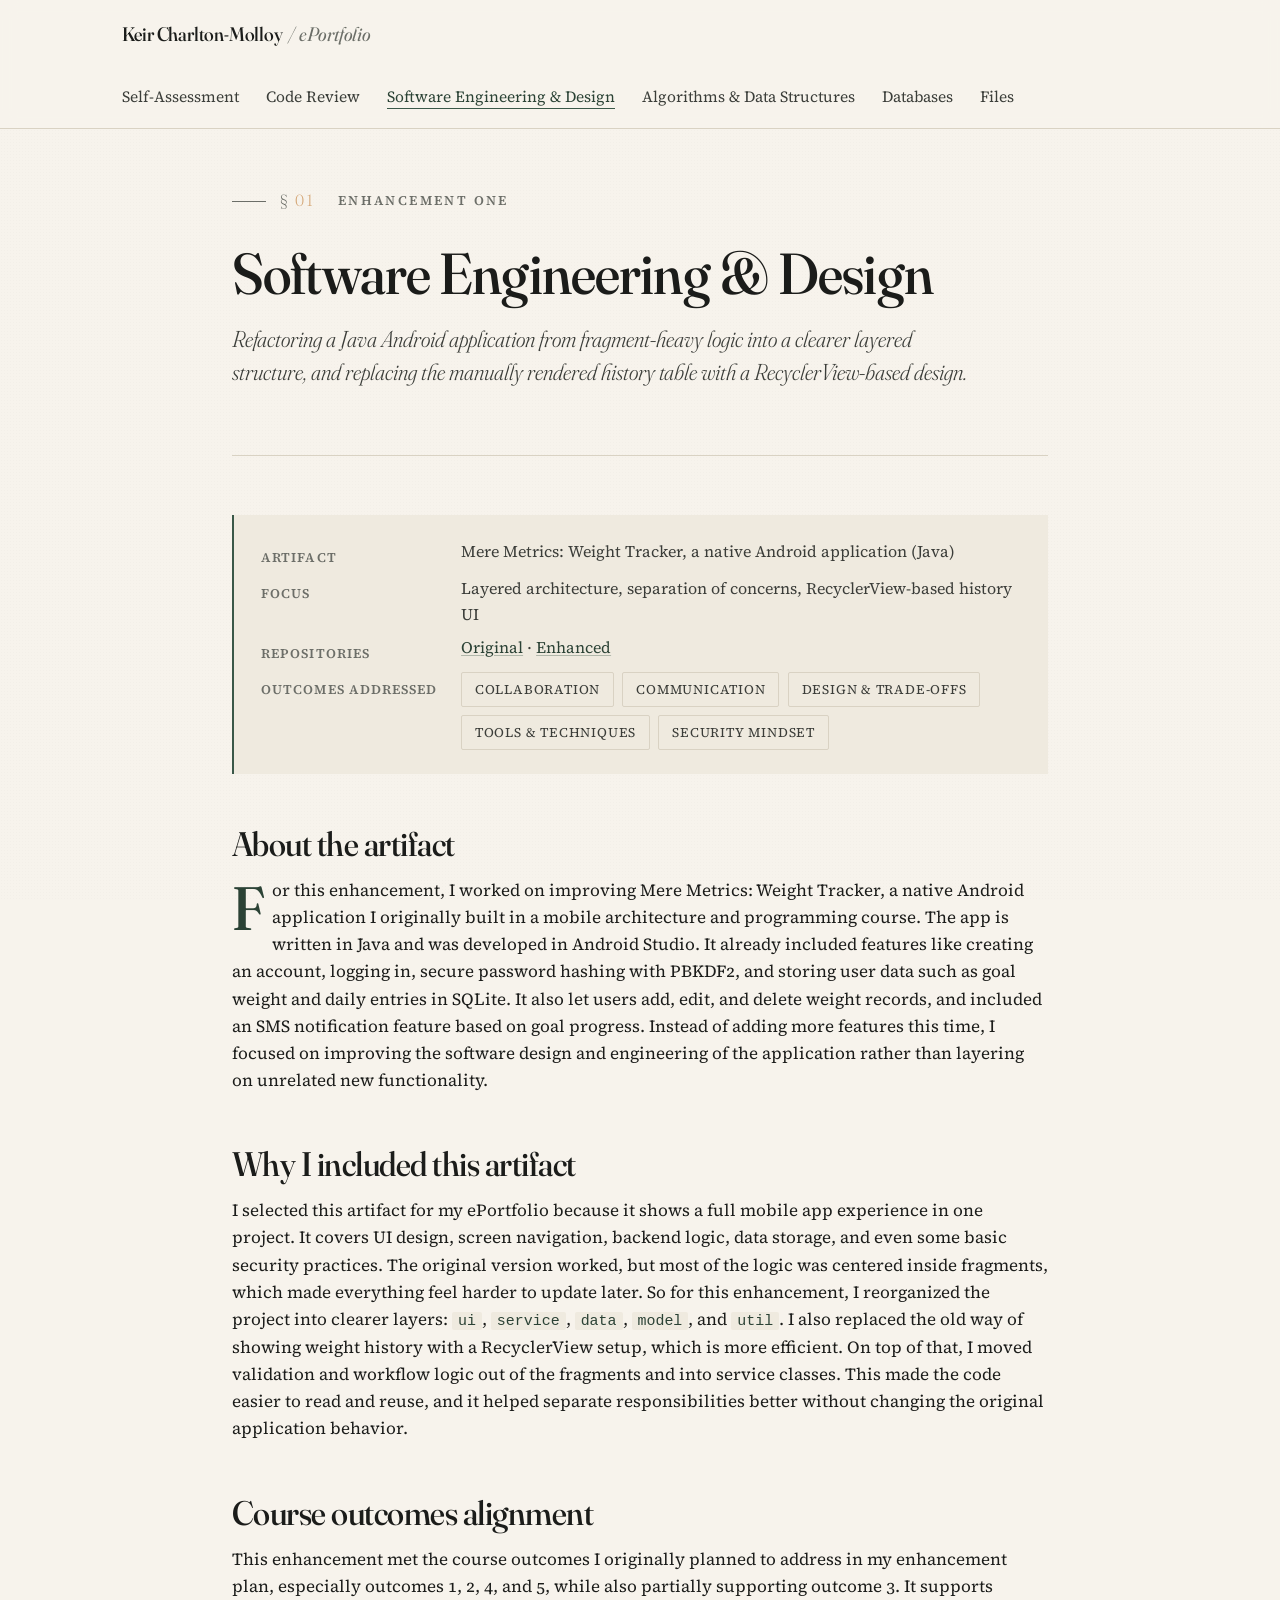
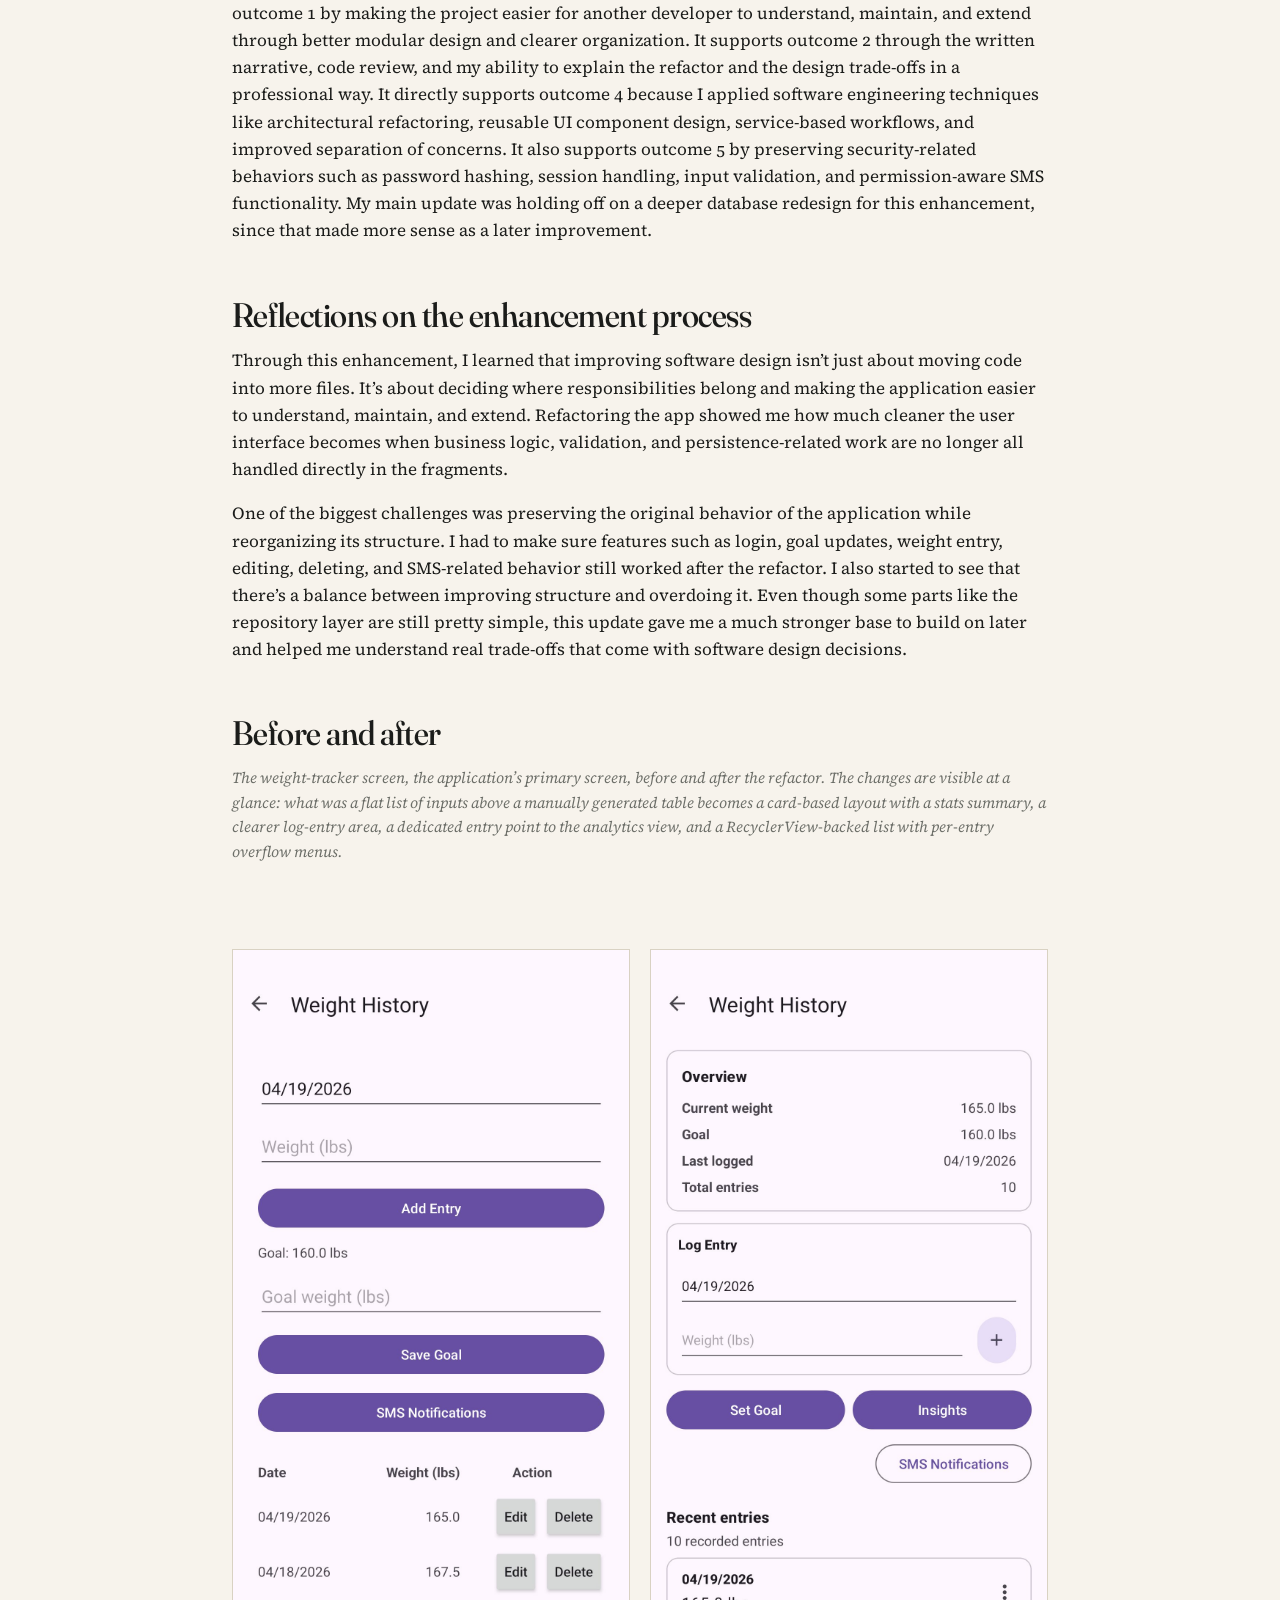
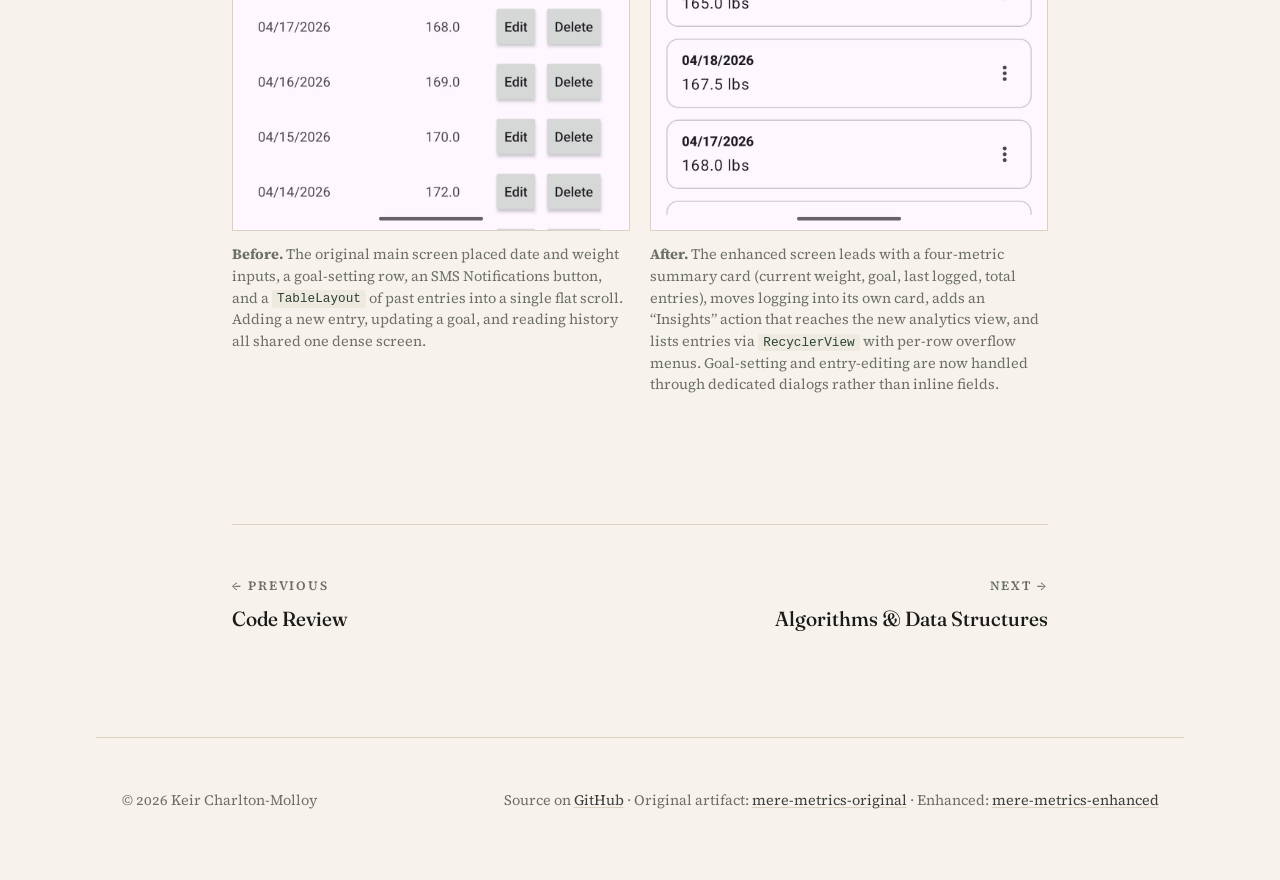
<file: software-engineering.html>
<!DOCTYPE html>
<html lang="en">
<head>
  <meta charset="UTF-8">
  <meta name="viewport" content="width=device-width, initial-scale=1.0">
  <title>Software Engineering &amp; Design | Keir Charlton-Molloy</title>
  <meta name="description" content="Refactoring a Java Android application from fragment-heavy logic into a clearer layered structure, and replacing a manual history table with a RecyclerView-based design.">
  <link rel="stylesheet" href="assets/style.css">
  <link rel="icon" href="data:image/svg+xml,%3Csvg xmlns='http://www.w3.org/2000/svg' viewBox='0 0 100 100'%3E%3Ctext y='.9em' font-size='90' font-family='Georgia, serif'%3EK%3C/text%3E%3C/svg%3E">
</head>
<body>

<nav class="site-nav" aria-label="Primary">
  <div class="site-nav__inner">
    <a href="./" class="site-nav__brand">Keir Charlton&#8209;Molloy <span>&nbsp;/ ePortfolio</span></a>
    <ul class="site-nav__links">
      <li><a href="./">Self-Assessment</a></li>
      <li><a href="code-review.html">Code Review</a></li>
      <li><a href="software-engineering.html" aria-current="page">Software Engineering &amp; Design</a></li>
      <li><a href="algorithms.html">Algorithms &amp; Data Structures</a></li>
      <li><a href="databases.html">Databases</a></li>
      <li><a href="files.html">Files</a></li>
    </ul>
  </div>
</nav>

<main>

  <header class="page-header">
    <p class="page-header__eyebrow"><span class="section-number">01</span> Enhancement One</p>
    <h1>Software Engineering &amp; Design</h1>
    <p class="page-header__lede">Refactoring a Java Android application from fragment-heavy logic into a clearer layered structure, and replacing the manually rendered history table with a RecyclerView-based design.</p>
  </header>

  <article class="prose">

    <aside class="meta-panel">
      <dl>
        <dt>Artifact</dt>
        <dd>Mere Metrics: Weight Tracker, a native Android application (Java)</dd>
        <dt>Focus</dt>
        <dd>Layered architecture, separation of concerns, RecyclerView-based history UI</dd>
        <dt>Repositories</dt>
        <dd>
          <a href="https://github.com/kcsnu/mere-metrics-original">Original</a> &middot;
          <a href="https://github.com/kcsnu/mere-metrics-enhanced">Enhanced</a>
        </dd>
        <dt>Outcomes addressed</dt>
        <dd>
          <ul class="outcome-list">
            <li>Collaboration</li>
            <li>Communication</li>
            <li>Design &amp; trade-offs</li>
            <li>Tools &amp; techniques</li>
            <li>Security mindset</li>
          </ul>
        </dd>
      </dl>
    </aside>

    <h2>About the artifact</h2>

    <p class="dropcap">For this enhancement, I worked on improving Mere Metrics: Weight Tracker, a native Android application I originally built in a mobile architecture and programming course. The app is written in Java and was developed in Android Studio. It already included features like creating an account, logging in, secure password hashing with PBKDF2, and storing user data such as goal weight and daily entries in SQLite. It also let users add, edit, and delete weight records, and included an SMS notification feature based on goal progress. Instead of adding more features this time, I focused on improving the software design and engineering of the application rather than layering on unrelated new functionality.</p>

    <h2>Why I included this artifact</h2>

    <p>I selected this artifact for my ePortfolio because it shows a full mobile app experience in one project. It covers UI design, screen navigation, backend logic, data storage, and even some basic security practices. The original version worked, but most of the logic was centered inside fragments, which made everything feel harder to update later. So for this enhancement, I reorganized the project into clearer layers: <code>ui</code>, <code>service</code>, <code>data</code>, <code>model</code>, and <code>util</code>. I also replaced the old way of showing weight history with a RecyclerView setup, which is more efficient. On top of that, I moved validation and workflow logic out of the fragments and into service classes. This made the code easier to read and reuse, and it helped separate responsibilities better without changing the original application behavior.</p>

    <h2>Course outcomes alignment</h2>

    <p>This enhancement met the course outcomes I originally planned to address in my enhancement plan, especially outcomes 1, 2, 4, and 5, while also partially supporting outcome 3. It supports outcome 1 by making the project easier for another developer to understand, maintain, and extend through better modular design and clearer organization. It supports outcome 2 through the written narrative, code review, and my ability to explain the refactor and the design trade-offs in a professional way. It directly supports outcome 4 because I applied software engineering techniques like architectural refactoring, reusable UI component design, service-based workflows, and improved separation of concerns. It also supports outcome 5 by preserving security-related behaviors such as password hashing, session handling, input validation, and permission-aware SMS functionality. My main update was holding off on a deeper database redesign for this enhancement, since that made more sense as a later improvement.</p>

    <h2>Reflections on the enhancement process</h2>

    <p>Through this enhancement, I learned that improving software design isn&rsquo;t just about moving code into more files. It&rsquo;s about deciding where responsibilities belong and making the application easier to understand, maintain, and extend. Refactoring the app showed me how much cleaner the user interface becomes when business logic, validation, and persistence-related work are no longer all handled directly in the fragments.</p>

    <p>One of the biggest challenges was preserving the original behavior of the application while reorganizing its structure. I had to make sure features such as login, goal updates, weight entry, editing, deleting, and SMS-related behavior still worked after the refactor. I also started to see that there&rsquo;s a balance between improving structure and overdoing it. Even though some parts like the repository layer are still pretty simple, this update gave me a much stronger base to build on later and helped me understand real trade-offs that come with software design decisions.</p>

    <h2>Before and after</h2>

    <p class="muted small"><em>The weight-tracker screen, the application&rsquo;s primary screen, before and after the refactor. The changes are visible at a glance: what was a flat list of inputs above a manually generated table becomes a card-based layout with a stats summary, a clearer log-entry area, a dedicated entry point to the analytics view, and a RecyclerView-backed list with per-entry overflow menus.</em></p>

    <div class="screenshot-pair">
      <figure>
        <img src="assets/screenshots/sde-tracker-before.png" alt="Main tracker screen in the original application, flat layout with TableLayout" width="1080" height="2400" loading="lazy">
        <figcaption><strong>Before.</strong> The original main screen placed date and weight inputs, a goal-setting row, an SMS Notifications button, and a <code>TableLayout</code> of past entries into a single flat scroll. Adding a new entry, updating a goal, and reading history all shared one dense screen.</figcaption>
      </figure>
      <figure>
        <img src="assets/screenshots/sde-tracker-after.png" alt="Main tracker screen in the enhanced application, card-based layout with stats summary and RecyclerView" width="1080" height="2400" loading="lazy">
        <figcaption><strong>After.</strong> The enhanced screen leads with a four-metric summary card (current weight, goal, last logged, total entries), moves logging into its own card, adds an &ldquo;Insights&rdquo; action that reaches the new analytics view, and lists entries via <code>RecyclerView</code> with per-row overflow menus. Goal-setting and entry-editing are now handled through dedicated dialogs rather than inline fields.</figcaption>
      </figure>
    </div>

  </article>

  <nav class="page-end" aria-label="Page navigation">
    <a href="code-review.html" class="page-end__link">
      <span class="page-end__label">&larr; Previous</span>
      <span class="page-end__title">Code Review</span>
    </a>
    <a href="algorithms.html" class="page-end__link page-end__link--next">
      <span class="page-end__label">Next &rarr;</span>
      <span class="page-end__title">Algorithms &amp; Data Structures</span>
    </a>
  </nav>

</main>

<footer class="site-footer">
  <div>&copy; 2026 Keir Charlton-Molloy</div>
  <div>
    Source on <a href="https://github.com/kcsnu/kcsnu.github.io">GitHub</a>
    &middot; Original artifact: <a href="https://github.com/kcsnu/mere-metrics-original">mere-metrics-original</a>
    &middot; Enhanced: <a href="https://github.com/kcsnu/mere-metrics-enhanced">mere-metrics-enhanced</a>
  </div>
</footer>

</body>
</html>
</file>
<file: assets/style.css>
@import url('https://fonts.googleapis.com/css2?family=Fraunces:opsz,wght,SOFT@9..144,300..800,0..100&family=Source+Serif+4:opsz,wght@8..60,300..700&display=swap');

:root {
  --bg:            #f7f3ec;
  --bg-alt:        #efeadf;
  --ink:           #1b1c1a;
  --ink-soft:      #3b3d39;
  --ink-muted:     #6c6e68;
  --rule:          #d9d2c3;
  --accent:        #3a5848;
  --accent-deep:   #2b4235;
  --highlight:     #d4a574;

  --serif-display: "Fraunces", "Iowan Old Style", "Palatino Linotype", Palatino, "Book Antiqua", Georgia, serif;
  --serif-body:    "Source Serif 4", "Iowan Old Style", "Palatino Linotype", Palatino, Georgia, serif;

  --measure:       48rem;
  --measure-wide:  48rem;
}

*, *::before, *::after { box-sizing: border-box; }
html { -webkit-text-size-adjust: 100%; }
body, h1, h2, h3, h4, p, ul, ol, figure, blockquote { margin: 0; }
ul, ol { padding-left: 1.25em; }
img { max-width: 100%; display: block; }
a { color: inherit; }

html {
  font-size: 17px;
  scroll-behavior: smooth;
  scroll-padding-top: 5rem;
}

body {
  background: var(--bg);
  color: var(--ink);
  font-family: var(--serif-body);
  font-weight: 400;
  line-height: 1.6;
  font-feature-settings: "onum", "kern", "liga";
  -webkit-font-smoothing: antialiased;
  -moz-osx-font-smoothing: grayscale;
  text-rendering: optimizeLegibility;
}

body::before {
  content: "";
  position: fixed;
  inset: 0;
  pointer-events: none;
  z-index: 0;
  background-image: radial-gradient(rgba(60, 50, 30, 0.035) 1px, transparent 1px);
  background-size: 3px 3px;
  opacity: 0.6;
}

.site-nav {
  position: sticky;
  top: 0;
  z-index: 10;
  background: rgba(247, 243, 236, 0.92);
  backdrop-filter: blur(8px);
  -webkit-backdrop-filter: blur(8px);
  border-bottom: 1px solid var(--rule);
}

.site-nav__inner {
  max-width: 64rem;
  margin: 0 auto;
  padding: 1.1rem 1.5rem;
  display: flex;
  align-items: baseline;
  justify-content: space-between;
  gap: 2rem;
  flex-wrap: wrap;
}

.site-nav__brand {
  font-family: var(--serif-display);
  font-variation-settings: "opsz" 144, "wght" 500, "SOFT" 20;
  font-size: 1.15rem;
  letter-spacing: -0.01em;
  text-decoration: none;
  color: var(--ink);
  white-space: nowrap;
}

.site-nav__brand span {
  color: var(--ink-muted);
  font-variation-settings: "opsz" 144, "wght" 400, "SOFT" 20;
  font-style: italic;
}

.site-nav__links {
  display: flex;
  gap: 1.6rem;
  font-family: var(--serif-body);
  font-size: 0.92rem;
  list-style: none;
  padding: 0;
  margin: 0;
  flex-wrap: wrap;
}

.site-nav__links a {
  color: var(--ink-soft);
  text-decoration: none;
  border-bottom: 1px solid transparent;
  padding-bottom: 1px;
  transition: color 0.15s ease, border-color 0.15s ease;
}

.site-nav__links a:hover,
.site-nav__links a[aria-current="page"] {
  color: var(--accent-deep);
  border-bottom-color: var(--accent);
}

.site-nav__links a:focus-visible {
  color: var(--accent-deep);
  border-bottom-color: var(--accent);
  outline: 2px solid var(--accent);
  outline-offset: 4px;
}

main {
  position: relative;
  z-index: 1;
  max-width: 64rem;
  margin: 0 auto;
  padding: 3.5rem 1.5rem 6rem;
}

.prose {
  max-width: var(--measure);
  margin: 0 auto;
}

h1, h2, h3, h4 {
  font-family: var(--serif-display);
  color: var(--ink);
  line-height: 1.15;
  letter-spacing: -0.015em;
}

h1 {
  font-size: clamp(2.2rem, 5.5vw, 3.4rem);
  font-variation-settings: "opsz" 144, "wght" 500, "SOFT" 30;
  margin-bottom: 0.75rem;
}

h2 {
  font-size: clamp(1.55rem, 3vw, 2rem);
  font-variation-settings: "opsz" 100, "wght" 500, "SOFT" 20;
  margin-top: 3rem;
  margin-bottom: 0.75rem;
}

h3 {
  font-size: 1.2rem;
  font-variation-settings: "opsz" 30, "wght" 600, "SOFT" 10;
  margin-top: 2rem;
  margin-bottom: 0.5rem;
  color: var(--ink-soft);
}

p {
  margin-bottom: 1em;
  font-variation-settings: "opsz" 14;
}

.prose p + p {
  margin-top: 0;
}

.prose a {
  color: var(--accent-deep);
  text-decoration: underline;
  text-decoration-color: rgba(58, 88, 72, 0.35);
  text-underline-offset: 3px;
  text-decoration-thickness: 1px;
  transition: text-decoration-color 0.15s ease;
}

.prose a:hover {
  text-decoration-color: var(--accent);
}

.prose a:focus-visible {
  text-decoration-color: var(--accent);
  outline: 2px solid var(--accent);
  outline-offset: 2px;
  border-radius: 2px;
}

.prose ul, .prose ol {
  margin-bottom: 1.2em;
  padding-left: 1.4em;
}

.prose li {
  margin-bottom: 0.35em;
}

.prose li::marker {
  color: var(--ink-muted);
}

.page-header {
  max-width: var(--measure-wide);
  margin: 0 auto 3.5rem;
  padding-bottom: 2.5rem;
  border-bottom: 1px solid var(--rule);
}

.page-header__eyebrow {
  font-family: var(--serif-body);
  font-size: 0.78rem;
  font-weight: 600;
  letter-spacing: 0.18em;
  text-transform: uppercase;
  color: var(--ink-muted);
  margin-bottom: 1.5rem;
  display: flex;
  align-items: center;
  gap: 0.8rem;
}

.page-header__eyebrow::before {
  content: "";
  display: inline-block;
  width: 2rem;
  height: 1px;
  background: var(--ink-muted);
}

.page-header__lede {
  font-family: var(--serif-display);
  font-variation-settings: "opsz" 144, "wght" 300, "SOFT" 40;
  font-size: clamp(1.15rem, 2vw, 1.35rem);
  color: var(--ink-soft);
  line-height: 1.45;
  max-width: 44rem;
  font-style: italic;
  margin-top: 1rem;
}

.section-number {
  font-family: var(--serif-display);
  font-variation-settings: "opsz" 144, "wght" 300, "SOFT" 50;
  font-size: 0.95rem;
  color: var(--highlight);
  display: inline-block;
  margin-right: 0.6rem;
  font-feature-settings: "lnum";
}

.section-number::before {
  content: "§ ";
  color: var(--ink-muted);
}

.meta-panel {
  background: var(--bg-alt);
  border-left: 2px solid var(--accent);
  padding: 1.4rem 1.6rem;
  margin: 2rem 0 2.5rem;
  font-size: 0.95rem;
}

.meta-panel dl {
  display: grid;
  grid-template-columns: max-content 1fr;
  gap: 0.45rem 1.4rem;
  margin: 0;
}

.meta-panel dt {
  font-family: var(--serif-body);
  font-weight: 600;
  color: var(--ink-muted);
  font-size: 0.78rem;
  letter-spacing: 0.08em;
  text-transform: uppercase;
  padding-top: 0.45rem;
}

.meta-panel dd {
  margin: 0;
  color: var(--ink-soft);
}

.meta-panel a {
  color: var(--accent-deep);
  text-decoration: underline;
  text-decoration-color: rgba(58, 88, 72, 0.35);
  text-underline-offset: 2px;
}

.meta-panel .outcome-list {
  list-style: none;
  padding: 0;
  margin: 0;
  display: flex;
  flex-wrap: wrap;
  gap: 0.5rem;
}

.home-intro {
  max-width: var(--measure-wide);
  margin: 0 auto 4rem;
  padding-bottom: 3rem;
  border-bottom: 1px solid var(--rule);
}

.home-intro__name {
  font-family: var(--serif-display);
  font-variation-settings: "opsz" 144, "wght" 500, "SOFT" 60;
  font-size: clamp(2.6rem, 7vw, 4.5rem);
  line-height: 1;
  letter-spacing: -0.025em;
  margin-bottom: 1.25rem;
}

.home-intro__name em {
  font-style: italic;
  font-variation-settings: "opsz" 144, "wght" 400, "SOFT" 80;
  color: var(--accent-deep);
}

.home-intro__subtitle {
  font-family: var(--serif-body);
  font-size: 1rem;
  font-weight: 500;
  letter-spacing: 0.12em;
  text-transform: uppercase;
  color: var(--ink-muted);
  margin-bottom: 1.5rem;
}

.contents {
  max-width: var(--measure-wide);
  margin: 3rem auto 5rem;
  display: grid;
  grid-template-columns: 1fr 1fr;
  gap: 0;
  border-top: 1px solid var(--rule);
  border-bottom: 1px solid var(--rule);
}

.contents__item {
  padding: 1.8rem 1.6rem 2rem;
  border-right: 1px solid var(--rule);
  border-bottom: 1px solid var(--rule);
  text-decoration: none;
  color: var(--ink);
  transition: background 0.15s ease;
  display: block;
}

.contents__item:nth-last-child(-n+2) { border-bottom: none; }
.contents__item:nth-child(2n) { border-right: none; }

.contents__item:hover {
  background: var(--bg-alt);
}

.contents__item:focus-visible {
  background: var(--bg-alt);
  outline: 2px solid var(--accent);
  outline-offset: -2px;
}

.contents__item-num {
  font-family: var(--serif-display);
  font-variation-settings: "opsz" 144, "wght" 300, "SOFT" 50;
  font-size: 0.8rem;
  color: var(--highlight);
  letter-spacing: 0.1em;
  display: block;
  margin-bottom: 0.6rem;
  font-feature-settings: "lnum";
}

.contents__item-num::before {
  content: "§ ";
  color: var(--ink-muted);
}

.contents__item-title {
  display: block;
  font-family: var(--serif-display);
  font-variation-settings: "opsz" 72, "wght" 500, "SOFT" 20;
  font-size: 1.35rem;
  line-height: 1.2;
  letter-spacing: -0.015em;
  margin-bottom: 0.5rem;
}

.contents__item-desc {
  display: block;
  color: var(--ink-muted);
  font-size: 0.92rem;
  line-height: 1.5;
}

@media (max-width: 42em) {
  .contents { grid-template-columns: 1fr; }
  .contents__item {
    border-right: none;
    border-bottom: 1px solid var(--rule);
  }
  .contents__item:nth-last-child(-n+2) { border-bottom: 1px solid var(--rule); }
  .contents__item:last-child { border-bottom: none; }
}

.page-end {
  max-width: var(--measure-wide);
  margin: 5rem auto 0;
  padding-top: 3rem;
  border-top: 1px solid var(--rule);
  display: flex;
  justify-content: space-between;
  gap: 2rem;
  flex-wrap: wrap;
}

.page-end__link {
  text-decoration: none;
  color: var(--ink-soft);
  max-width: 22rem;
}

.page-end__link--next { text-align: right; margin-left: auto; }

.page-end__label {
  font-family: var(--serif-body);
  font-size: 0.75rem;
  font-weight: 600;
  letter-spacing: 0.15em;
  text-transform: uppercase;
  color: var(--ink-muted);
  display: block;
  margin-bottom: 0.4rem;
}

.page-end__title {
  font-family: var(--serif-display);
  font-variation-settings: "opsz" 72, "wght" 500, "SOFT" 20;
  font-size: 1.2rem;
  color: var(--ink);
  border-bottom: 1px solid transparent;
  transition: border-color 0.15s ease;
}

.page-end__link:hover .page-end__title {
  border-bottom-color: var(--accent);
}

.page-end__link:focus-visible {
  outline: 2px solid var(--accent);
  outline-offset: 4px;
}

.page-end__link:focus-visible .page-end__title {
  border-bottom-color: var(--accent);
}

.site-footer {
  position: relative;
  z-index: 1;
  max-width: 64rem;
  margin: 0 auto;
  padding: 3rem 1.5rem 4rem;
  border-top: 1px solid var(--rule);
  font-size: 0.85rem;
  color: var(--ink-muted);
  display: flex;
  justify-content: space-between;
  gap: 1.5rem;
  flex-wrap: wrap;
}

.site-footer a {
  color: var(--ink-soft);
  text-decoration: underline;
  text-decoration-color: var(--rule);
  text-underline-offset: 2px;
}

.site-footer a:hover {
  text-decoration-color: var(--accent);
}

.video-frame {
  position: relative;
  width: 100%;
  max-width: var(--measure-wide);
  margin: 2rem auto 2.5rem;
  aspect-ratio: 16 / 9;
  background: var(--ink);
  border: 1px solid var(--rule);
}

.video-frame iframe {
  position: absolute;
  inset: 0;
  width: 100%;
  height: 100%;
  border: 0;
}

.prose code {
  font-family: ui-monospace, "SF Mono", "Cascadia Mono", "JetBrains Mono", Consolas, monospace;
  font-size: 0.88em;
  background: var(--bg-alt);
  padding: 0.1em 0.4em;
  border-radius: 2px;
  color: var(--accent-deep);
}

figure {
  margin: 2.5rem 0;
}

figure img {
  border: 1px solid var(--rule);
  background: var(--bg-alt);
}

figcaption {
  font-family: var(--serif-body);
  font-size: 0.85rem;
  font-style: italic;
  color: var(--ink-muted);
  text-align: center;
  margin-top: 0.8rem;
  line-height: 1.5;
}

.screenshot-pair {
  display: grid;
  grid-template-columns: 1fr 1fr;
  gap: 1.2rem;
  margin: 2.5rem 0;
}

@media (max-width: 40em) {
  .screenshot-pair { grid-template-columns: 1fr; }
}

.screenshot-pair img {
  width: 100%;
  height: auto;
}

.screenshot-pair figcaption {
  text-align: left;
  font-style: normal;
}

.single-screenshot {
  margin: 2.5rem auto;
  max-width: 22rem;
}

.single-screenshot img {
  width: 100%;
  height: auto;
}

.single-screenshot figcaption {
  text-align: left;
  font-size: 0.88rem;
  line-height: 1.55;
  margin-top: 0.8rem;
  color: var(--ink-soft);
  font-style: normal;
}

.outcome-list {
  list-style: none;
  padding: 0;
  margin: 1rem 0 1.8rem;
  display: flex;
  flex-wrap: wrap;
  gap: 0.5rem;
}

.outcome-list li {
  font-family: var(--serif-body);
  font-size: 0.78rem;
  letter-spacing: 0.06em;
  text-transform: uppercase;
  color: var(--ink-soft);
  background: var(--bg-alt);
  padding: 0.35rem 0.75rem;
  border: 1px solid var(--rule);
  border-radius: 2px;
  margin-bottom: 0;
}

.prose > .dropcap::first-letter {
  font-family: var(--serif-display);
  font-variation-settings: "opsz" 144, "wght" 500, "SOFT" 40;
  font-size: 3.6em;
  float: left;
  line-height: 0.85;
  padding-right: 0.12em;
  padding-top: 0.08em;
  color: var(--accent-deep);
}

.center { text-align: center; }
.muted { color: var(--ink-muted); }
.small { font-size: 0.9rem; }

@media print {
  body::before { display: none; }
  .site-nav, .site-footer, .page-end { display: none; }
  body { background: white; color: black; }
  main { padding: 0; }
}

@media (prefers-reduced-motion: reduce) {
  html { scroll-behavior: auto; }
  * { transition: none !important; animation: none !important; }
}
</file>
